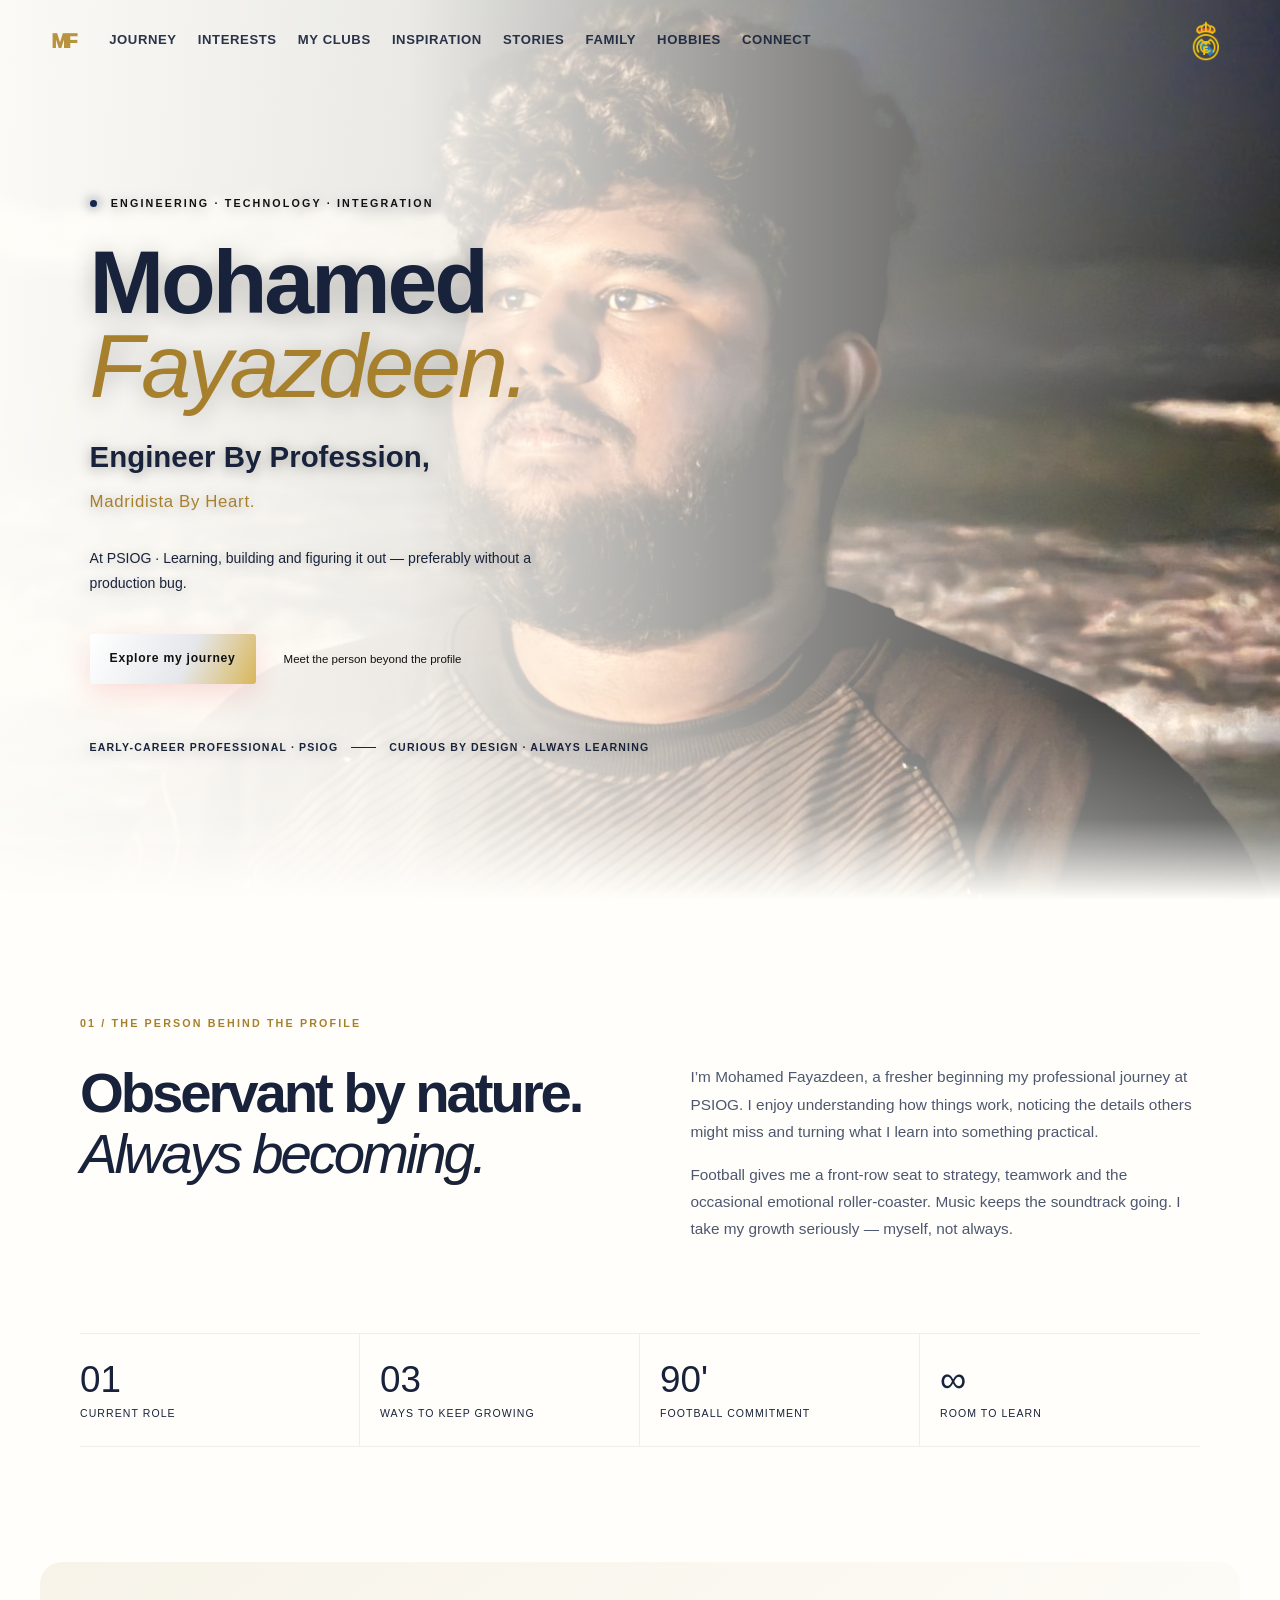
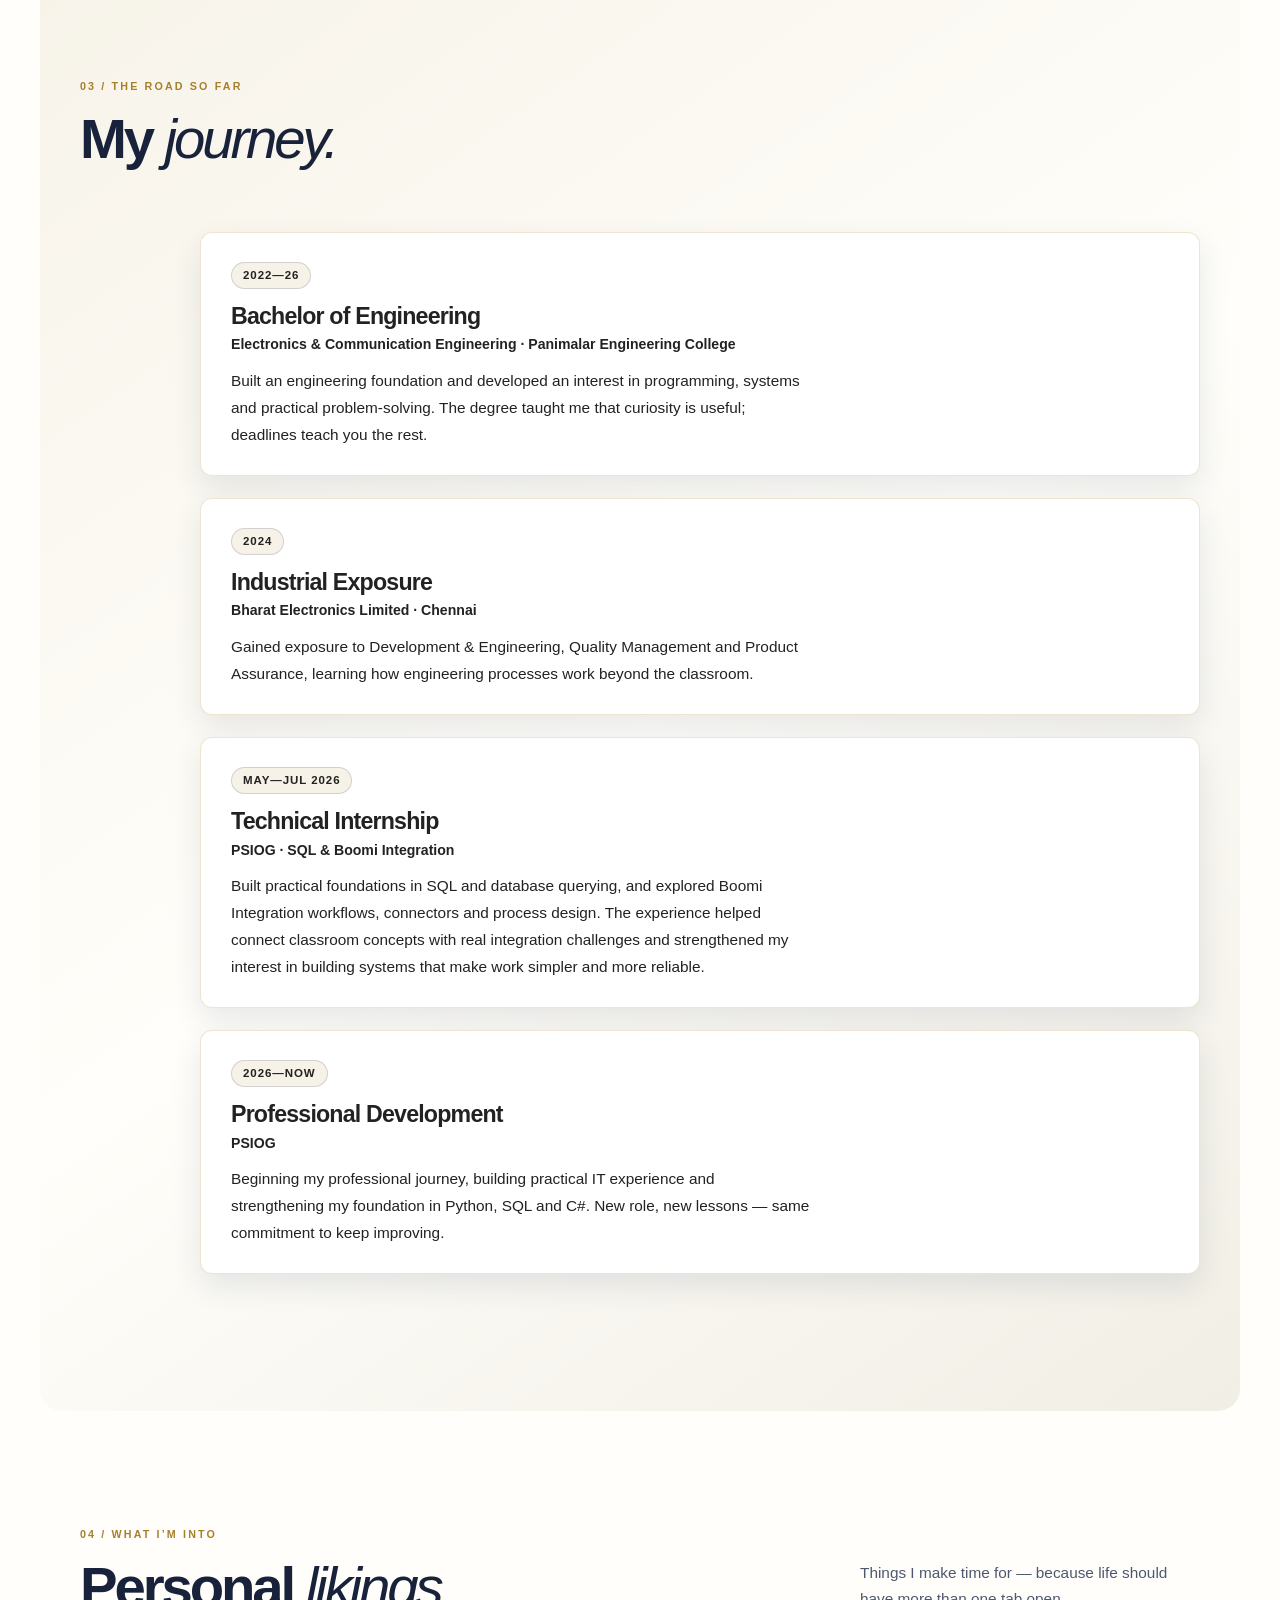
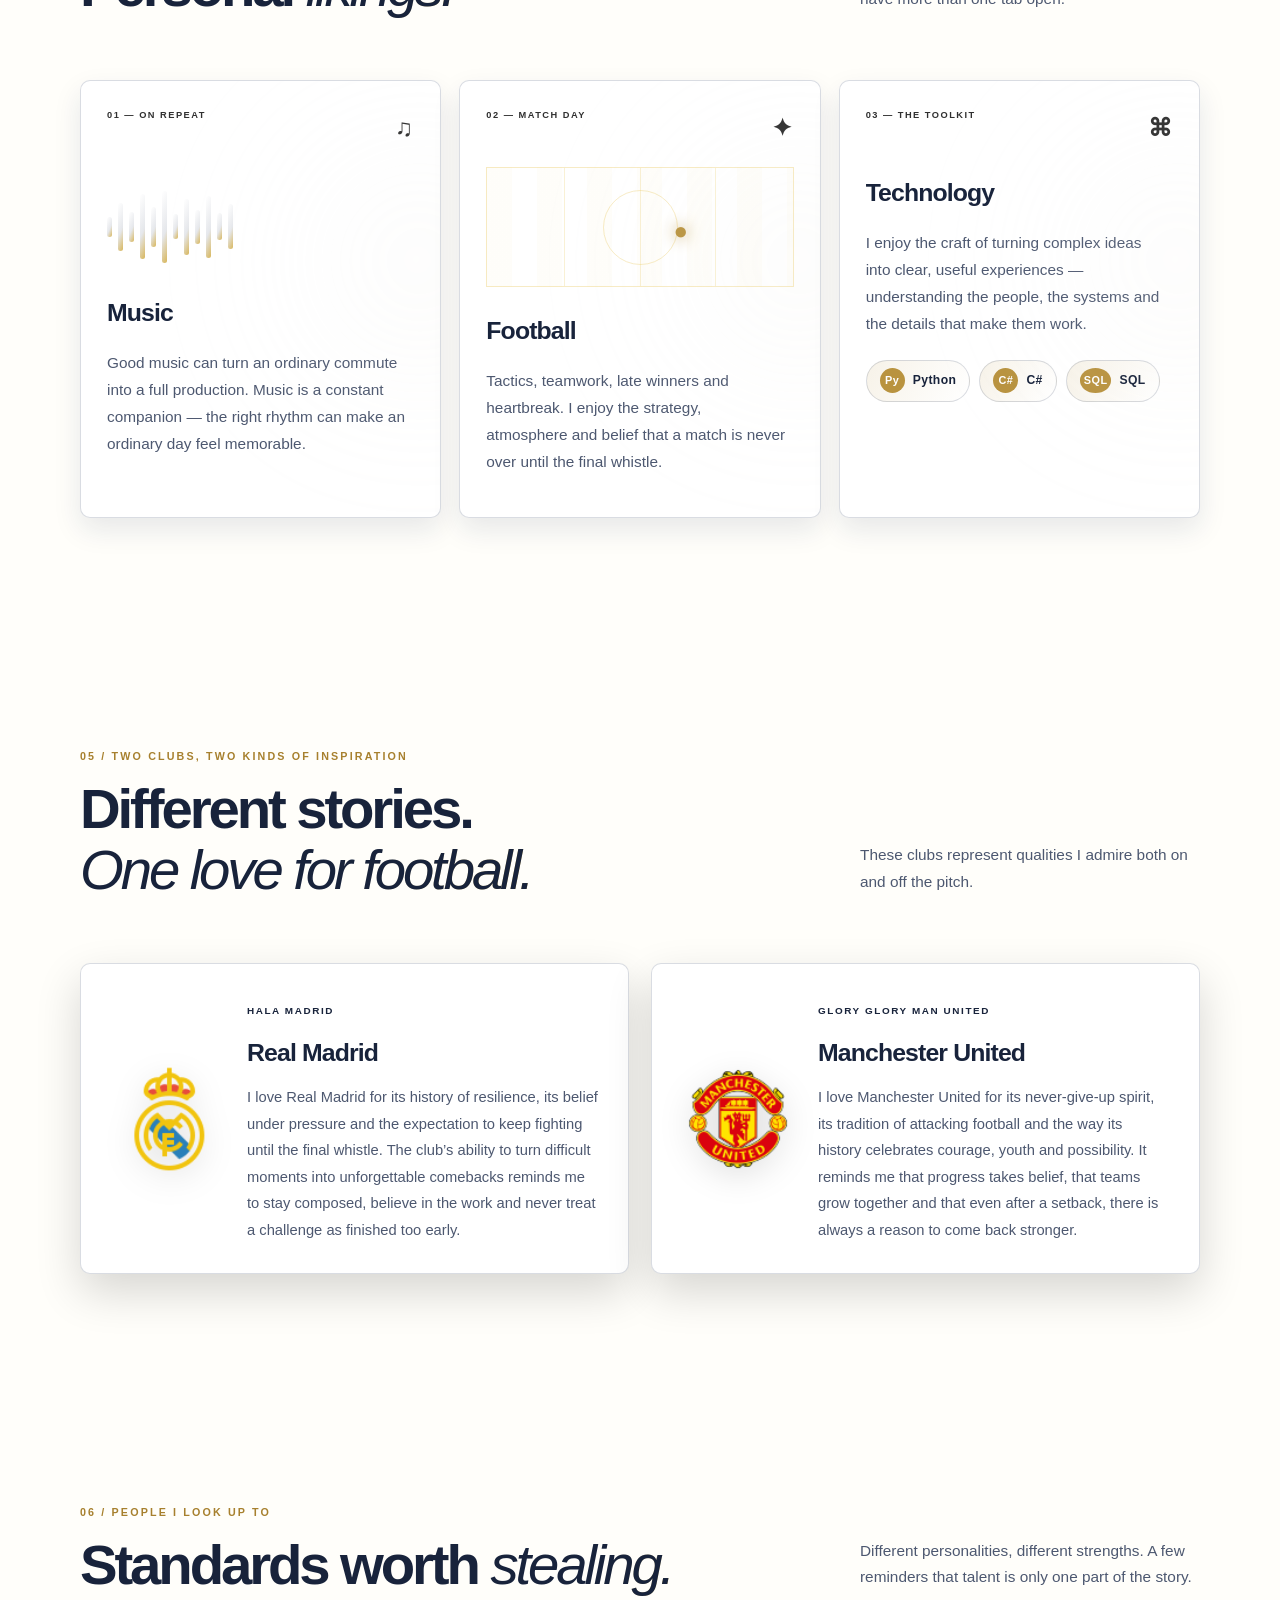
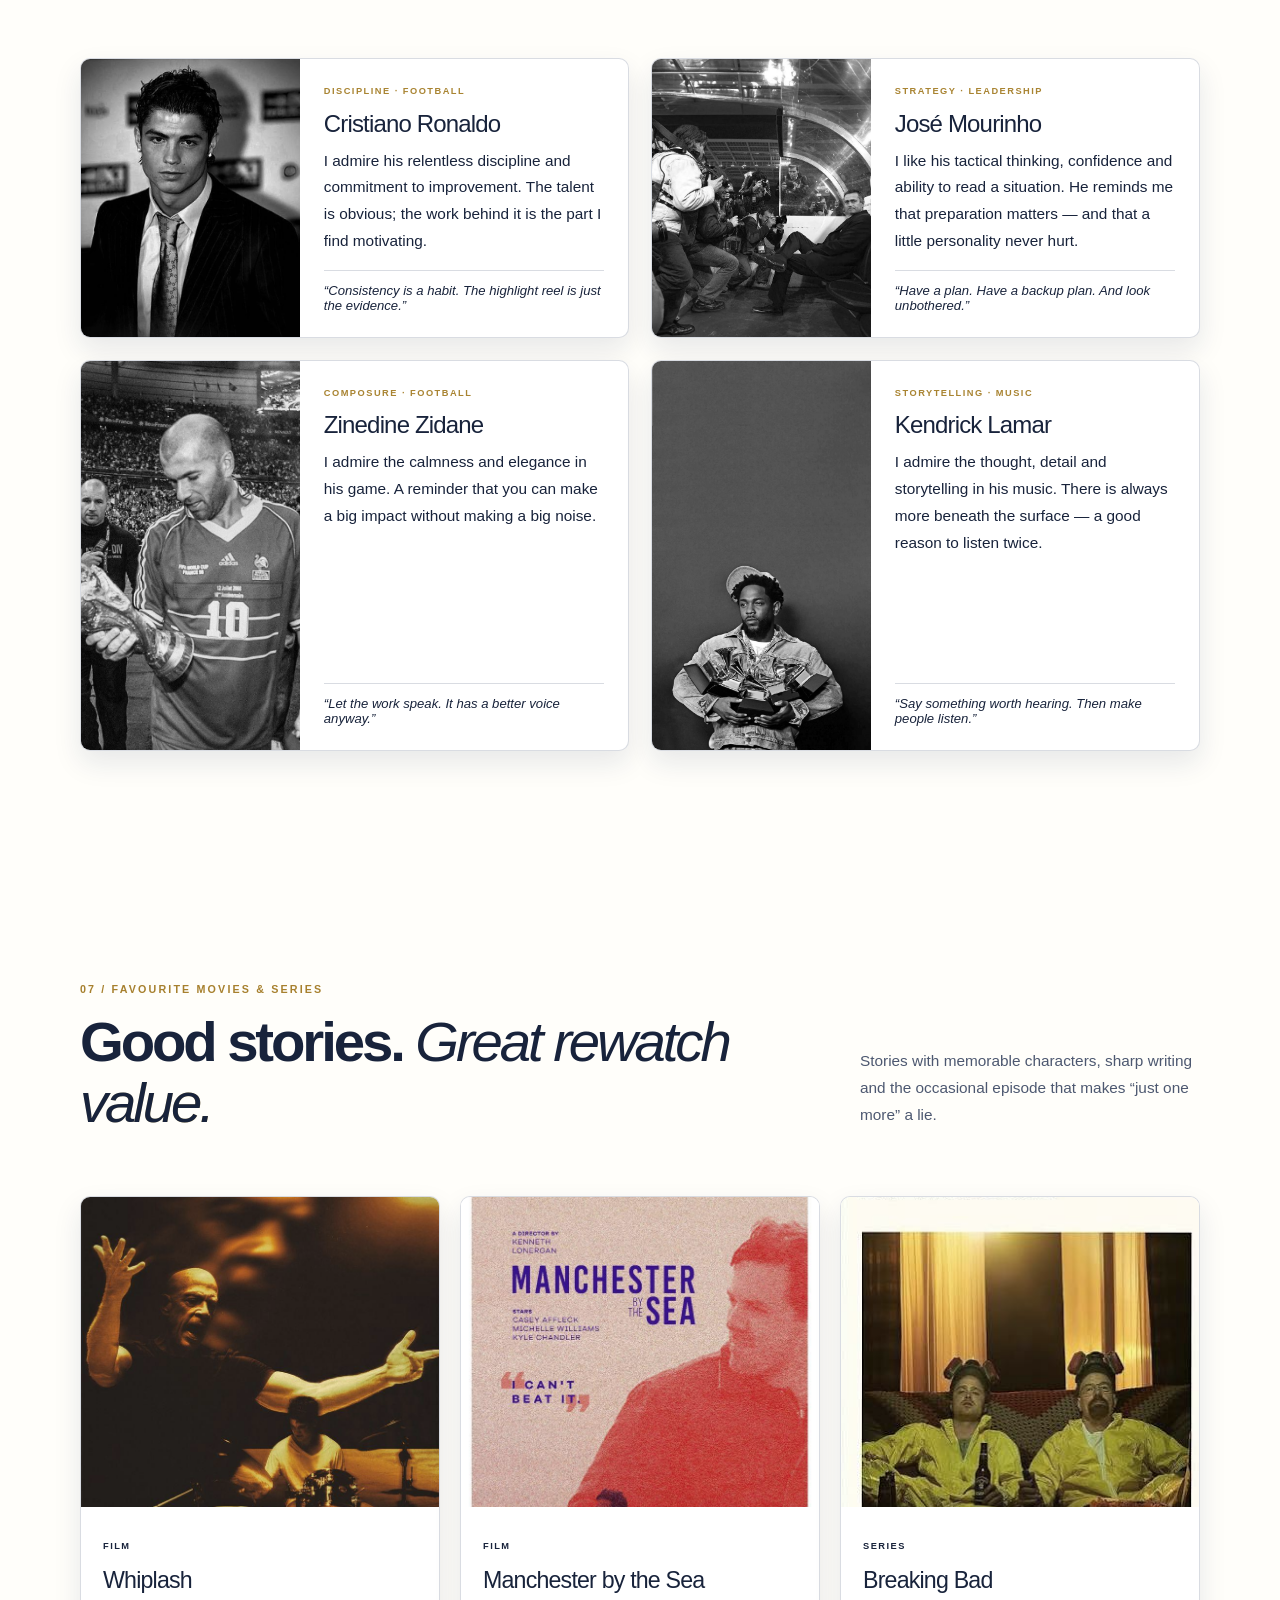
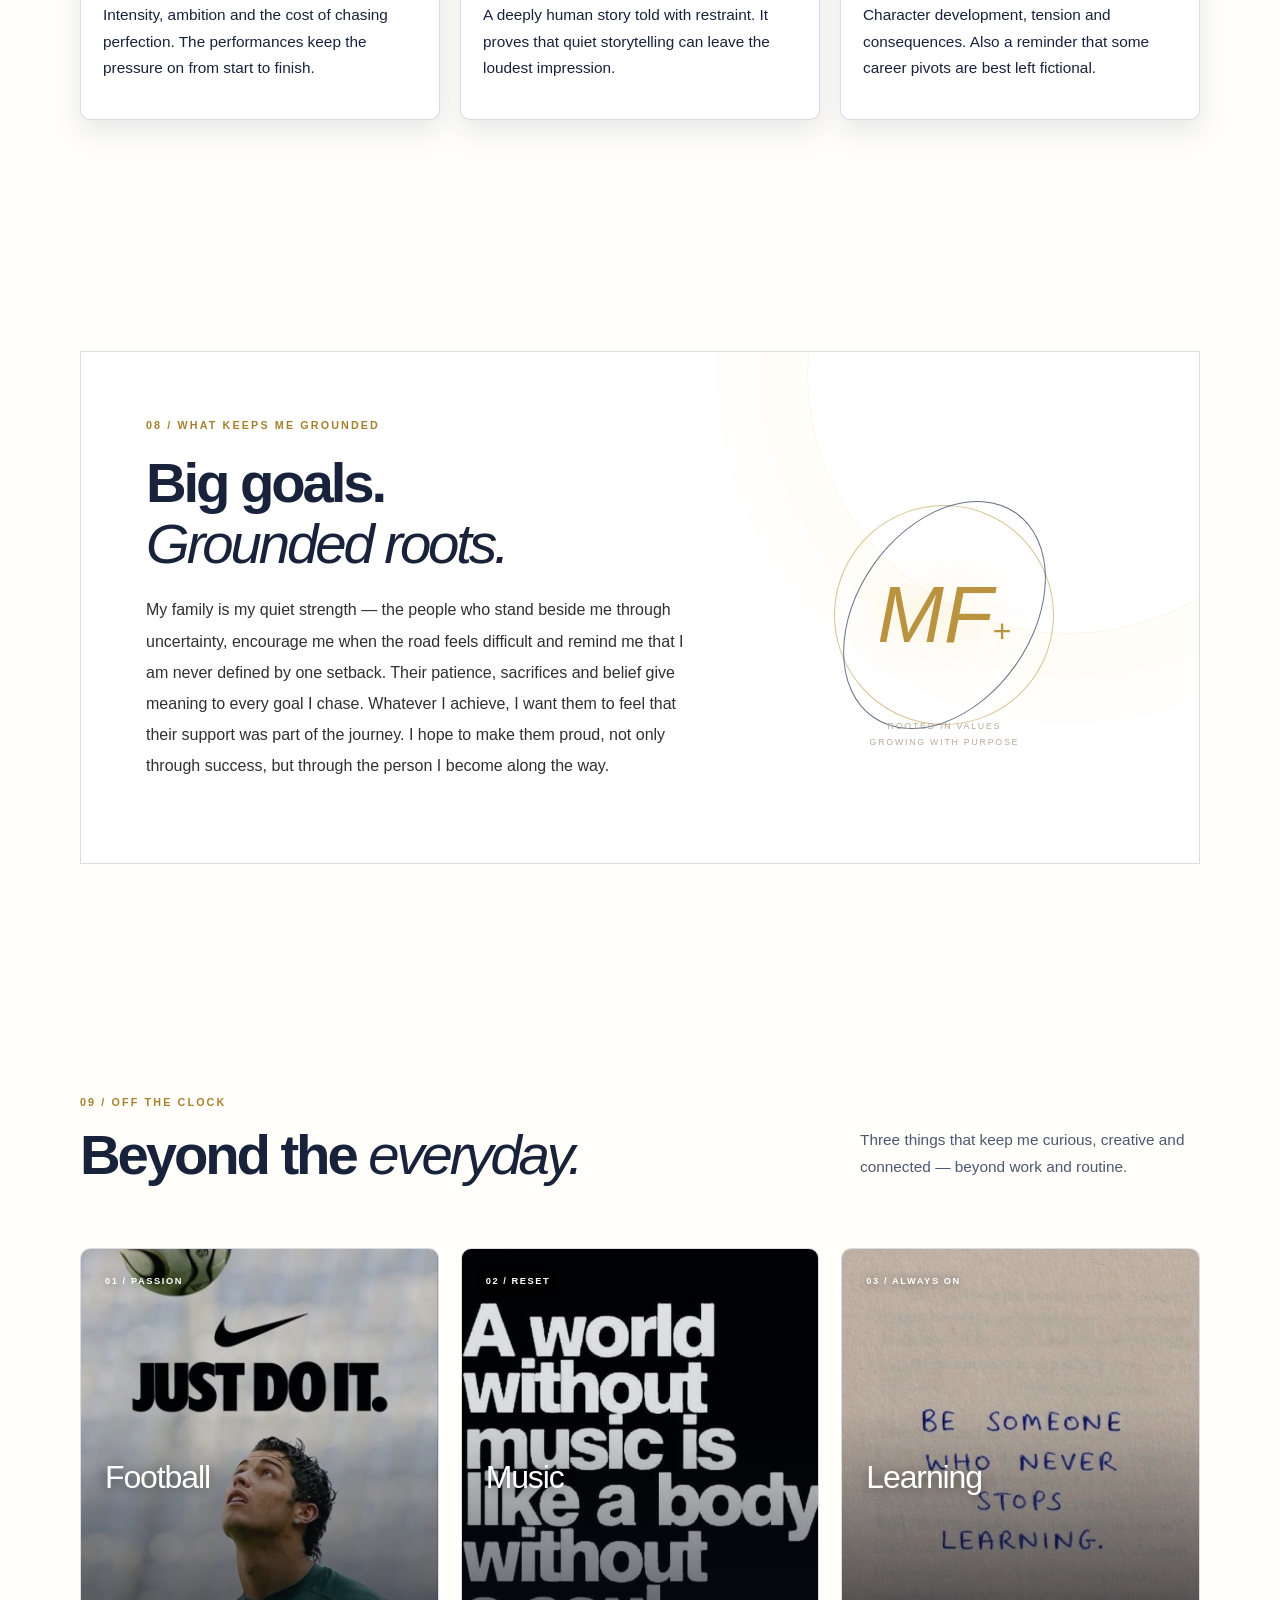
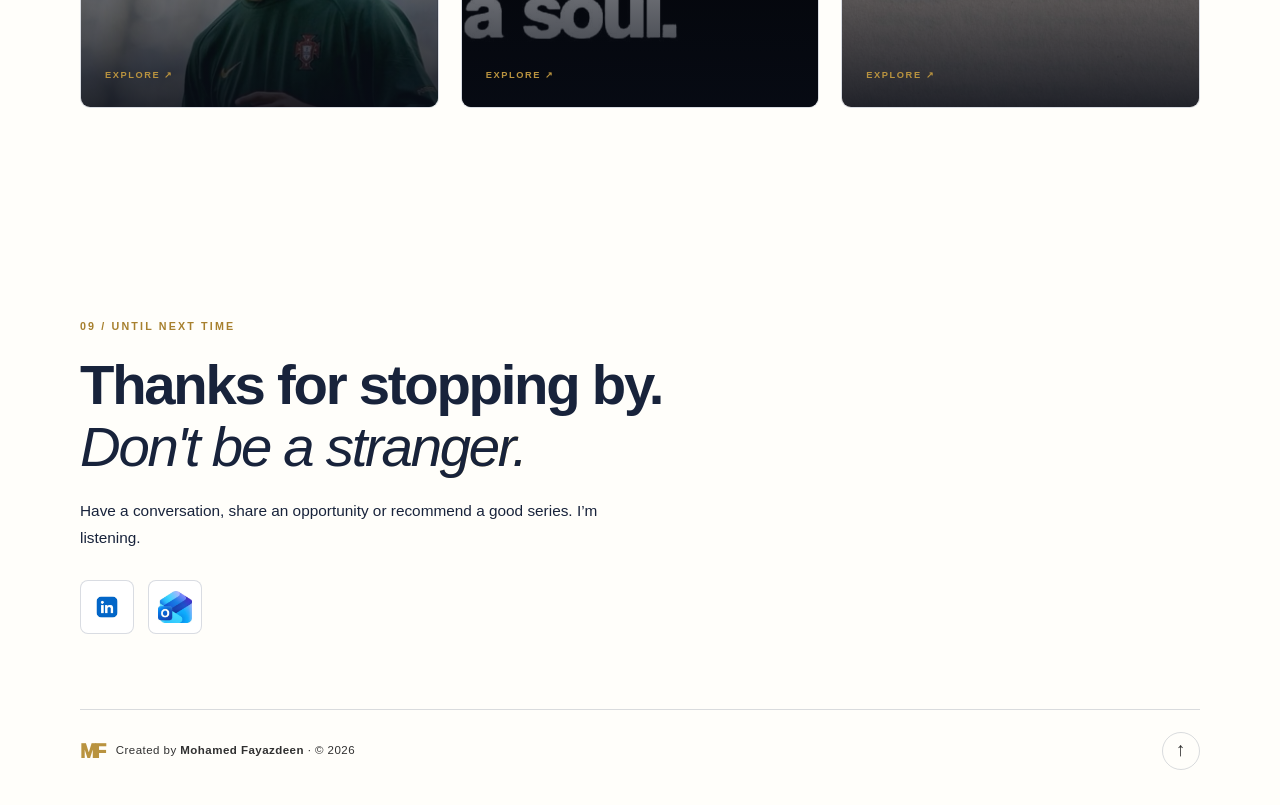
<file: index.html>
<!DOCTYPE html>
<html lang="en">
<head>
  <meta charset="UTF-8">
  <meta name="viewport" content="width=device-width, initial-scale=1.0">
  <meta name="description" content="Mohamed Fayazdeen — Mohamed Fayazdeen — engineering graduate, PSIOG intern and graduate trainee, learning SQL and Boomi Integration, football enthusiast and music admirer.">
  <meta name="theme-color" content="#111318">
  <title>Mohamed Fayazdeen | Personal Profile</title>
  <link rel="icon" href="images/mf-logo.svg" type="image/svg+xml">
  <link rel="preload" as="image" href="images/hero/fayaz-profile.jpeg">
  <link rel="stylesheet" href="css/theme.css">
  <link rel="stylesheet" href="css/style.css">
  <script src="js/main.js" defer></script>
</head>
<body data-club="madrid">
  <div class="progress-bar" aria-hidden="true"><span id="progress"></span></div>
  <header class="site-header">
    <a class="brand" href="#hero" aria-label="Home"><span class="brand-logo brand-monogram" aria-hidden="true">MF</span></a>
    <button class="menu-toggle" id="menuToggle" aria-label="Open navigation" aria-expanded="false"><span></span><span></span></button>
    <nav class="main-nav" id="mainNav" aria-label="Main navigation">
      <a href="#journey">Journey</a><a href="#interests">Interests</a><a href="#clubs">My clubs</a><a href="#inspirations">Inspiration</a><a href="#movies">Stories</a><a href="#family">Family</a><a href="#hobbies">Hobbies</a>
      <a class="nav-contact" href="#connect">Connect</a>
    </nav>
    <button class="club-switch" id="clubSwitch" type="button" aria-label="Switch club colourway. Current: Real Madrid" title="Switch between Real Madrid and Manchester United colours"><img id="clubCrest" src="images/real-madrid-crest.png" alt=""><span class="switch-hint" id="clubHint">REAL MADRID</span></button>
  </header>

  <main>
    <section class="hero" id="hero">
      <div class="hero-orbit orbit-one"></div><div class="hero-orbit orbit-two"></div>
      <div class="hero-copy">
        <p class="eyebrow"><span class="live-dot"></span> ENGINEERING · TECHNOLOGY · INTEGRATION</p>
        <h1>Mohamed<br><em>Fayazdeen.</em></h1>
        <p class="hero-lead">Engineer By Profession,<br><span>Madridista By Heart.</span></p>
        <p class="hero-subline">At PSIOG · Learning, building and figuring it out — preferably without a production bug.</p>
        <div class="hero-actions"><a class="button button-primary" href="#journey">Explore my journey</a><a class="text-link" href="#hobbies">Meet the person beyond the profile</a></div>
        <div class="hero-meta"><span>EARLY-CAREER PROFESSIONAL · PSIOG</span><i></i><span>CURIOUS BY DESIGN · ALWAYS LEARNING</span></div>
      </div>
      <div class="hero-visual">
        <div class="photo-frame"><img src="images/hero/fayaz-profile.jpeg" alt="Portrait of Mohamed Fayazdeen"></div>
        <div class="photo-glow"></div>
      </div>
    </section>

    <section class="intro section-shell" id="intro">
      <div class="section-kicker">01 / THE PERSON BEHIND THE PROFILE</div>
      <div class="intro-grid">
        <h2>Observant by nature.<br><em>Always becoming.</em></h2>
        <div class="intro-text"><p>I’m Mohamed Fayazdeen, a fresher beginning my professional journey at PSIOG. I enjoy understanding how things work, noticing the details others might miss and turning what I learn into something practical.</p><p>Football gives me a front-row seat to strategy, teamwork and the occasional emotional roller-coaster. Music keeps the soundtrack going. I take my growth seriously — myself, not always.</p></div>
      </div>
      <div class="stat-strip"><div><strong>01</strong><span>CURRENT ROLE</span></div><div><strong>03</strong><span>WAYS TO KEEP GROWING</span></div><div><strong>90'</strong><span>FOOTBALL COMMITMENT</span></div><div><strong>∞</strong><span>ROOM TO LEARN</span></div></div>
    </section>
<section class="journey section-shell" id="journey">
      <div class="section-heading"><div><div class="section-kicker">03 / THE ROAD SO FAR</div><h2>My <em>journey.</em></h2></div></div>
      <div class="timeline">
        <article class="timeline-item reveal"><div class="timeline-card" tabindex="0" role="button" aria-pressed="false"><span class="timeline-date">2022—26</span><h3>Bachelor of Engineering</h3><h4>Electronics & Communication Engineering · Panimalar Engineering College</h4><p>Built an engineering foundation and developed an interest in programming, systems and practical problem-solving. The degree taught me that curiosity is useful; deadlines teach you the rest.</p></div></article>
        <article class="timeline-item reveal"><div class="timeline-card" tabindex="0" role="button" aria-pressed="false"><span class="timeline-date">2024</span><h3>Industrial Exposure</h3><h4>Bharat Electronics Limited · Chennai</h4><p>Gained exposure to Development & Engineering, Quality Management and Product Assurance, learning how engineering processes work beyond the classroom.</p></div></article>
        <article class="timeline-item reveal"><div class="timeline-card" tabindex="0" role="button" aria-pressed="false"><span class="timeline-date">MAY—JUL 2026</span><h3>Technical Internship</h3><h4>PSIOG · SQL & Boomi Integration</h4><p>Built practical foundations in SQL and database querying, and explored Boomi Integration workflows, connectors and process design. The experience helped connect classroom concepts with real integration challenges and strengthened my interest in building systems that make work simpler and more reliable.</p></div></article>
        <article class="timeline-item reveal"><div class="timeline-card" tabindex="0" role="button" aria-pressed="false"><span class="timeline-date">2026—NOW</span><h3>Professional Development</h3><h4>PSIOG</h4><p>Beginning my professional journey, building practical IT experience and strengthening my foundation in Python, SQL and C#. New role, new lessons — same commitment to keep improving.</p></div></article>
      </div>
    </section>

    <section class="interests section-shell" id="interests">
      <div class="section-heading"><div><div class="section-kicker">04 / WHAT I’M INTO</div><h2>Personal <em>likings.</em></h2></div><p>Things I make time for — because life should have more than one tab open.</p></div>
      <div class="interest-grid">
        <article class="interest-card music-card reveal"><div class="card-top"><span>01 — ON REPEAT</span><span class="card-symbol">♫</span></div><div class="sound-bars"><i></i><i></i><i></i><i></i><i></i><i></i><i></i><i></i><i></i><i></i><i></i><i></i></div><h3>Music</h3><p>Good music can turn an ordinary commute into a full production. Music is a constant companion — the right rhythm can make an ordinary day feel memorable.</p></article>
        <article class="interest-card football-card reveal"><div class="card-top"><span>02 — MATCH DAY</span><span class="card-symbol">✦</span></div><div class="pitch-art"><div class="pitch-circle"></div><div class="pitch-line"></div><div class="pitch-ball">●</div></div><h3>Football</h3><p>Tactics, teamwork, late winners and heartbreak. I enjoy the strategy, atmosphere and belief that a match is never over until the final whistle.</p>
            </article>
        <article class="interest-card mindset-card reveal"><div class="card-top"><span>03 — THE TOOLKIT</span><span class="card-symbol">⌘</span></div><h3>Technology</h3><p>I enjoy the craft of turning complex ideas into clear, useful experiences — understanding the people, the systems and the details that make them work.</p>
            <div class="technology-logos tech-pill-row" aria-label="Technology skills">
              <span class="tech-skill-pill"><b>Py</b> Python</span>
              <span class="tech-skill-pill"><b>C#</b> C#</span>
              <span class="tech-skill-pill"><b>SQL</b> SQL</span>
            </div></article>
      </div>
    </section>

    <section class="club-love section-shell" id="clubs">
      <div class="section-heading"><div><div class="section-kicker">05 / TWO CLUBS, TWO KINDS OF INSPIRATION</div><h2>Different stories.<br><em>One love for football.</em></h2></div><p>These clubs represent qualities I admire both on and off the pitch.</p></div>
      <div class="club-love-grid">
        <article class="club-love-card madrid-love reveal" tabindex="0" role="button" data-title="Real Madrid" data-description="I support Real Madrid for its winning mentality, composure under pressure and belief that the game is never over.">
          <img class="club-love-crest" src="images/real-madrid-crest.png" alt="Real Madrid crest">
          <div><span class="club-overline">HALA MADRID</span><h3>Real Madrid</h3>
          <p>I love Real Madrid for its history of resilience, its belief under pressure and the expectation to keep fighting until the final whistle. The club’s ability to turn difficult moments into unforgettable comebacks reminds me to stay composed, believe in the work and never treat a challenge as finished too early.</p></div>
        </article>
        <article class="club-love-card united-love reveal" tabindex="0" role="button" data-title="Manchester United" data-description="I support Manchester United for its never-give-up spirit, attacking tradition and belief in giving young talent a chance.">
          <img class="club-love-crest" src="images/manchester-united-crest.png" alt="Manchester United crest">
          <div><span class="club-overline">GLORY GLORY MAN UNITED</span><h3>Manchester United</h3>
          <p>I love Manchester United for its never-give-up spirit, its tradition of attacking football and the way its history celebrates courage, youth and possibility. It reminds me that progress takes belief, that teams grow together and that even after a setback, there is always a reason to come back stronger.</p></div>
        </article>
      </div>
    </section>

    <section class="inspirations section-shell" id="inspirations">
      <div class="section-heading"><div><div class="section-kicker">06 / PEOPLE I LOOK UP TO</div><h2>Standards worth <em>stealing.</em></h2></div><p>Different personalities, different strengths. A few reminders that talent is only one part of the story.</p></div>
      <div class="people-grid">
        <article class="person-card reveal"><img src="images/inspirations/cristiano-ronaldo.jpeg" alt="Cristiano Ronaldo portrait"><div class="person-copy"><span class="person-category">DISCIPLINE · FOOTBALL</span><h3>Cristiano Ronaldo</h3><p>I admire his relentless discipline and commitment to improvement. The talent is obvious; the work behind it is the part I find motivating.</p><span class="person-wit">“Consistency is a habit. The highlight reel is just the evidence.”</span></div></article>
        <article class="person-card reveal"><img src="images/inspirations/jose-mourinho.jpeg" alt="José Mourinho seated during a football match"><div class="person-copy"><span class="person-category">STRATEGY · LEADERSHIP</span><h3>José Mourinho</h3><p>I like his tactical thinking, confidence and ability to read a situation. He reminds me that preparation matters — and that a little personality never hurt.</p><span class="person-wit">“Have a plan. Have a backup plan. And look unbothered.”</span></div></article>
        <article class="person-card reveal"><img src="images/inspirations/zinedine-zidane.jpeg" alt="Zinedine Zidane holding the World Cup"><div class="person-copy"><span class="person-category">COMPOSURE · FOOTBALL</span><h3>Zinedine Zidane</h3><p>I admire the calmness and elegance in his game. A reminder that you can make a big impact without making a big noise.</p><span class="person-wit">“Let the work speak. It has a better voice anyway.”</span></div></article>
        <article class="person-card reveal"><img src="images/inspirations/kendrick-lamar.jpeg" alt="Kendrick Lamar portrait"><div class="person-copy"><span class="person-category">STORYTELLING · MUSIC</span><h3>Kendrick Lamar</h3><p>I admire the thought, detail and storytelling in his music. There is always more beneath the surface — a good reason to listen twice.</p><span class="person-wit">“Say something worth hearing. Then make people listen.”</span></div></article>
      </div>
    </section>



    <section class="movies section-shell" id="movies">
      <div class="section-heading"><div><div class="section-kicker">07 / FAVOURITE MOVIES & SERIES</div><h2>Good stories. <em>Great rewatch value.</em></h2></div><p>Stories with memorable characters, sharp writing and the occasional episode that makes “just one more” a lie.</p></div>
      <div class="movie-grid">
        <article class="movie-card reveal"><img src="images/movies/whiplash.jpeg" alt="Whiplash movie poster"><div><span>FILM</span><h3>Whiplash</h3><p>Intensity, ambition and the cost of chasing perfection. The performances keep the pressure on from start to finish.</p></div></article>
        <article class="movie-card reveal"><img src="images/movies/manchester-by-the-sea.jpeg" alt="Manchester by the Sea movie poster"><div><span>FILM</span><h3>Manchester by the Sea</h3><p>A deeply human story told with restraint. It proves that quiet storytelling can leave the loudest impression.</p></div></article>
        <article class="movie-card reveal"><img src="images/movies/breaking-bad.jpeg" alt="Breaking Bad series poster"><div><span>SERIES</span><h3>Breaking Bad</h3><p>Character development, tension and consequences. Also a reminder that some career pivots are best left fictional.</p></div></article>
      </div>
    </section>

    <section class="family section-shell" id="family">
      <div class="family-panel reveal">
        <div class="section-kicker">08 / WHAT KEEPS ME GROUNDED</div><div class="family-content"><div><h2>Big goals.<br><em>Grounded roots.</em></h2><p>My family is my quiet strength — the people who stand beside me through uncertainty, encourage me when the road feels difficult and remind me that I am never defined by one setback. Their patience, sacrifices and belief give meaning to every goal I chase. Whatever I achieve, I want them to feel that their support was part of the journey. I hope to make them proud, not only through success, but through the person I become along the way.</p></div><div class="family-art" aria-hidden="true"><div class="family-ring ring-a"></div><div class="family-ring ring-b"></div><div class="family-monogram">MF<span>+</span></div><div class="family-caption">ROOTED IN VALUES<br>GROWING WITH PURPOSE</div></div></div>
      </div>
    </section>

    <section class="hobbies section-shell" id="hobbies">
      <div class="section-heading"><div><div class="section-kicker">09 / OFF THE CLOCK</div><h2>Beyond the <em>everyday.</em></h2></div><p>Three things that keep me curious, creative and connected — beyond work and routine.</p></div>
      <div class="hobby-grid hobby-image-grid">
        <button class="hobby-tile hobby-football reveal" data-title="The beautiful game" data-description="Football is more than a sport to me. I enjoy the strategy, teamwork and discipline — whether I'm playing with friends or following the biggest matches. Real Madrid and Manchester United both represent qualities I admire: resilience, belief and the courage to keep going."><img class="hobby-photo" src="images/gallery/football-inspiration.jpg" alt="Football inspiration: Cristiano Ronaldo and the spirit of the game" loading="lazy"><span class="hobby-shade"></span><span class="hobby-number">01 / PASSION</span><span class="hobby-title">Football</span><span class="hobby-open">EXPLORE ↗</span></button>
        <button class="hobby-tile hobby-music reveal" data-title="Always listening" data-description="Music helps me unwind, think creatively and recharge. Kendrick Lamar and Santhosh Narayanan are two artists whose work I keep coming back to. It gives ordinary moments a little more meaning."><img class="hobby-photo" src="images/gallery/music-inspiration.jpg" alt="Music inspiration and the importance of music" loading="lazy"><span class="hobby-shade"></span><span class="hobby-number">02 / RESET</span><span class="hobby-title">Music</span><span class="hobby-open">EXPLORE ↗</span></button>
        <button class="hobby-tile hobby-learning reveal" data-title="Curiosity in motion" data-description="I like learning technical concepts and understanding how different pieces fit together. I try to stay observant, ask better questions and improve with practice. The reminder is simple: keep learning, even when progress feels slow."><img class="hobby-photo" src="images/gallery/learning-mindset.jpg" alt="Handwritten reminder to never stop learning" loading="lazy"><span class="hobby-shade"></span><span class="hobby-number">03 / ALWAYS ON</span><span class="hobby-title">Learning</span><span class="hobby-open">EXPLORE ↗</span></button>
      </div>
    </section>
  </main>

  <section class="closing section-shell" id="connect">
    <div class="section-kicker">09 / UNTIL NEXT TIME</div>
    <h2>Thanks for stopping by.<br><em>Don't be a stranger.</em></h2>
    <p>Have a conversation, share an opportunity or recommend a good series. I’m listening.</p>
    <div class="contact-links contact-icon-links" aria-label="Social links">
      <a class="social-logo-link" href="https://www.linkedin.com/in/mohamed-fayaz-deen-s" target="_blank" rel="noopener noreferrer" aria-label="Open LinkedIn profile"><img src="images/icons/linkedin.png" alt="LinkedIn"></a>
      <a class="social-logo-link" href="https://outlook.office.com/mail/" target="_blank" rel="noopener noreferrer" aria-label="Open Outlook"><img src="images/icons/outlook.png" alt="Outlook"></a>
    </div>
    <div class="created-by"><span class="footer-monogram brand-monogram" aria-hidden="true">MF</span><span>Created by <strong>Mohamed Fayazdeen</strong> · © <span id="year"></span></span><a class="back-top" href="#hero" aria-label="Back to top">↑</a></div>
  </section>

  <dialog class="lightbox" id="lightbox"><button class="lightbox-close" id="lightboxClose" aria-label="Close dialog">×</button><div class="lightbox-kicker">A LITTLE MORE ABOUT ME</div><h2 id="lightboxTitle"></h2><p id="lightboxDescription"></p></dialog>
</body>
</html>
</file>
<file: css/theme.css>
:root {
  --color-primary: #f5f5f2;
  --color-primary-light: #ffffff;
  --color-primary-dark: #d8d9df;
  --color-secondary: #101522;
  --color-secondary-light: #20283a;
  --color-bg: #101a31;
  --color-bg-secondary: #172440;
  --color-bg-card: #1b2944;
  --color-text: #fbfbfd;
  --color-text-secondary: #d0d5df;
  --color-text-inverse: #111827;
  --color-accent: #d8b65a;
  --color-border: rgba(255,255,255,.17);
  --color-shadow: rgba(0,0,0,.42);
  --font-primary: Inter, "Aptos", "Segoe UI", Arial, sans-serif;
  --font-heading: "Manrope", Inter, "Aptos", "Segoe UI", sans-serif;
  --font-size-base: 16px;
  --font-size-h1: clamp(3.2rem, 7vw, 6.8rem);
  --font-size-h2: clamp(2.1rem, 4.4vw, 4rem);
  --spacing-sm: .5rem; --spacing-md: 1rem; --spacing-lg: 2rem; --spacing-xl: 4rem;
  --max-width: 1200px; --border-radius: 14px; --transition-speed: .35s;
  --club-gradient: linear-gradient(115deg,#ffffff 0%,#e5e7eb 58%,#d8b65a 100%);
}
body[data-club="manchester"] {
  --color-primary: #e32636;
  --color-primary-light: #ff5360;
  --color-primary-dark: #a80f20;
  --color-secondary: #08090d;
  --color-secondary-light: #17191f;
  --color-bg: #100d10;
  --color-bg-secondary: #1a1216;
  --color-bg-card: #21171c;
  --color-text: #fffafb;
  --color-text-secondary: #e1d8db;
  --color-text-inverse: #ffffff;
  --color-accent: #e32636;
  --color-border: rgba(255,255,255,.16);
  --club-gradient: linear-gradient(115deg,#e32636 0%,#a80f20 58%,#08090d 100%);
}

/* Madrid: white and gold. Manchester United: red and black. */
body[data-club="madrid"] {
 --color-primary:#c6a04a; --color-primary-light:#e1c778; --color-primary-dark:#9f7b2e;
 --color-secondary:#14213d; --color-secondary-light:#263657; --color-bg:#fbfaf6;
 --color-bg-secondary:#f1eee5; --color-bg-card:#fff; --color-text:#18233b;
 --color-text-secondary:#4d5870; --color-text-inverse:#fff; --color-accent:#b58b32;
 --color-border:rgba(20,33,61,.16); --color-shadow:rgba(20,33,61,.12);
}
body[data-club="manchester"] {
 --color-primary:#e32636; --color-primary-light:#ff5967; --color-primary-dark:#a80f20;
 --color-secondary:#09090b; --color-secondary-light:#242428; --color-bg:#a90f22;
 --color-bg-secondary:#8f0c1d; --color-bg-card:#151316; --color-text:#fffafb;
 --color-text-secondary:#f0dfe2; --color-text-inverse:#fff; --color-accent:#f1c6cb;
 --color-border:rgba(255,255,255,.2); --color-shadow:rgba(0,0,0,.28);
}


/* Refined club colour systems: the crest colours guide accents, not low-contrast backgrounds. */
body[data-club="madrid"] {
  --color-primary:#b9933f; --color-primary-light:#d8b65b; --color-primary-dark:#92712b;
  --color-secondary:#14264b; --color-secondary-light:#23385f;
  --color-bg:#fffefa; --color-bg-secondary:#f5f1e7; --color-bg-card:#ffffff;
  --color-text:#18233b; --color-text-secondary:#4d5870; --color-text-inverse:#ffffff;
  --color-accent:#b9933f; --color-border:rgba(20,38,75,.16); --color-shadow:rgba(20,38,75,.10);
}
body[data-club="manchester"] {
  --color-primary:#c8102e; --color-primary-light:#e22b46; --color-primary-dark:#970b22;
  --color-secondary:#111111; --color-secondary-light:#303030;
  --color-bg:#fffdfd; --color-bg-secondary:#f5eeee; --color-bg-card:#ffffff;
  --color-text:#171416; --color-text-secondary:#51484b; --color-text-inverse:#ffffff;
  --color-accent:#c8102e; --color-border:rgba(17,17,17,.16); --color-shadow:rgba(17,17,17,.11);
}
</file>
<file: css/style.css>
*{box-sizing:border-box}html{scroll-behavior:smooth;scroll-padding-top:90px}body{margin:0;background:var(--color-bg);color:var(--color-text);font-family:var(--font-primary);font-size:var(--font-size-base);line-height:1.65;overflow-x:hidden}body:before{content:"";position:fixed;inset:0;pointer-events:none;z-index:-1;background:radial-gradient(ellipse at 75% 8%,rgba(215,25,32,.12),transparent 32%),radial-gradient(ellipse at 8% 34%,rgba(231,199,90,.08),transparent 28%)}a{color:inherit;text-decoration:none}button{font:inherit}.progress-bar{position:fixed;z-index:1000;top:0;left:0;width:100%;height:3px;background:transparent}.progress-bar span{display:block;width:0;height:100%;background:var(--club-gradient)}.site-header{height:82px;position:fixed;z-index:100;top:0;left:0;width:100%;display:flex;align-items:center;justify-content:space-between;padding:0 max(5vw,24px);background:rgba(16,18,27,.76);backdrop-filter:blur(18px);border-bottom:1px solid var(--color-border)}.brand{display:inline-flex;align-items:center;gap:10px;font-size:.77rem;font-weight:800;letter-spacing:.18em}.brand-mark{width:34px;height:34px;border:1px solid var(--color-primary);display:grid;place-items:center;border-radius:50%;font-family:var(--font-heading);font-size:1.1rem;color:var(--color-primary);letter-spacing:0}.brand-dot{color:var(--color-secondary)}.main-nav{display:flex;align-items:center;gap:32px;font-size:.73rem;letter-spacing:.08em;text-transform:uppercase;color:var(--color-text-secondary)}.main-nav a{transition:color var(--transition-speed)}.main-nav a:hover{color:var(--color-primary)}.nav-contact{color:var(--color-text)!important;border-bottom:1px solid var(--color-primary);padding-bottom:5px}.club-switch{width:54px;height:54px;border-radius:50%;border:1px solid rgba(231,199,90,.55);background:rgba(255,255,255,.05);display:grid;place-items:center;cursor:pointer;position:relative;transition:transform .3s,border-color .3s}.club-switch:hover{transform:rotate(-8deg) scale(1.06);border-color:var(--color-secondary)}.club-switch img{width:39px;height:39px;object-fit:contain}.switch-hint{position:absolute;top:58px;font-size:.48rem;letter-spacing:.13em;color:var(--color-text-secondary);white-space:nowrap}.united-crest{width:35px;height:39px;display:grid;place-items:center;background:linear-gradient(145deg,#d71920,#8e1018);border:2px solid #e7c75a;border-radius:9px 9px 13px 13px;color:#f4d76d;font-size:.7rem;font-weight:900;box-shadow:0 0 18px rgba(215,25,32,.3)}.menu-toggle{display:none}.hero{min-height:760px;height:100svh;max-height:1000px;position:relative;display:grid;grid-template-columns:1fr 1fr;align-items:center;padding:120px max(9vw,32px) 90px;overflow:hidden}.hero:after{content:"";position:absolute;width:60vw;height:60vw;border:1px solid rgba(255,255,255,.05);border-radius:50%;right:-25vw;top:-23vw;box-shadow:0 0 0 70px rgba(255,255,255,.015),0 0 0 140px rgba(255,255,255,.012)}.hero-copy{position:relative;z-index:3;animation:rise .9s both}.eyebrow,.section-kicker{font-size:.67rem;letter-spacing:.2em;color:var(--color-primary);font-weight:700}.live-dot{display:inline-block;width:7px;height:7px;border-radius:50%;background:var(--color-secondary);margin-right:9px;box-shadow:0 0 12px var(--color-secondary)}h1{font-size:var(--font-size-h1);line-height:.93;letter-spacing:-.075em;margin:28px 0 24px;font-weight:800}h1 em,h2 em{font-family:var(--font-heading);font-weight:400;color:transparent;background:var(--club-gradient);background-clip:text;-webkit-background-clip:text}.hero-lead{font-size:1.1rem;line-height:1.7;color:var(--color-text);font-weight:600}.hero-lead span{font-size:.94rem;color:var(--color-text-secondary);font-weight:400}.hero-actions{display:flex;align-items:center;gap:28px;margin-top:38px}.button{padding:14px 20px;border-radius:3px;font-size:.76rem;letter-spacing:.06em;font-weight:700;display:inline-flex;gap:25px;align-items:center;transition:transform .3s,box-shadow .3s}.button:hover{transform:translateY(-4px)}.button-primary{background:var(--club-gradient);color:#11121a;box-shadow:0 10px 30px rgba(215,25,32,.15)}.button-primary span{font-size:1.1rem}.text-link{font-size:.72rem;color:var(--color-text-secondary)}.text-link span{color:var(--color-primary);margin-left:6px}.hero-meta{display:flex;align-items:center;gap:13px;margin-top:72px;font-size:.59rem;letter-spacing:.17em;color:var(--color-text-secondary)}.hero-meta i{width:25px;height:1px;background:var(--color-secondary)}.hero-visual{height:min(620px,70vh);position:relative;display:grid;place-items:center;animation:rise 1.1s .15s both}.photo-frame{width:min(430px,78%);height:100%;max-height:590px;position:relative;z-index:2;overflow:hidden;border-radius:48% 48% 12px 12px;border:1px solid rgba(231,199,90,.55);box-shadow:0 30px 80px rgba(0,0,0,.5)}.photo-frame:after{content:"";position:absolute;inset:0;background:linear-gradient(180deg,rgba(12,14,21,.04) 35%,rgba(12,14,21,.25) 65%,rgba(12,14,21,.75)),linear-gradient(115deg,rgba(231,199,90,.12),transparent 45%,rgba(215,25,32,.2));mix-blend-mode:screen;pointer-events:none}.photo-frame img{width:100%;height:100%;object-fit:cover;object-position:center 24%;filter:saturate(.82) contrast(1.06);transform:scale(1.03)}.photo-glow{position:absolute;width:85%;height:78%;background:var(--club-gradient);filter:blur(80px);opacity:.18;transform:translate(5%,5%)}.hero-orbit{position:absolute;border:1px solid rgba(231,199,90,.15);border-radius:50%;pointer-events:none}.orbit-one{width:570px;height:570px;right:9%;top:18%}.orbit-two{width:700px;height:700px;right:5%;top:10%;border-color:rgba(215,25,32,.13)}.floating-tag{position:absolute;z-index:4;background:rgba(20,22,31,.82);border:1px solid var(--color-border);backdrop-filter:blur(12px);padding:12px 16px;font-size:.58rem;letter-spacing:.13em;box-shadow:0 12px 35px rgba(0,0,0,.25)}.floating-tag span{color:var(--color-primary);margin-right:8px}.tag-top{top:16%;right:-1%}.tag-bottom{bottom:12%;left:-5%}.hero-stamp{position:absolute;right:0;bottom:4%;font:italic 5rem var(--font-heading);color:rgba(255,255,255,.08);z-index:1}.hero-stamp span{font:1rem var(--font-primary)}.scroll-cue{position:absolute;bottom:28px;left:max(9vw,32px);font-size:.55rem;letter-spacing:.18em;color:var(--color-text-secondary);display:flex;align-items:center;gap:12px}.scroll-cue span{height:35px;width:1px;background:var(--club-gradient)}.section-shell{max-width:var(--max-width);margin:0 auto;padding:130px 40px}.intro{border-top:1px solid var(--color-border)}.intro-grid{display:grid;grid-template-columns:1fr 1fr;gap:9%;align-items:start;margin-top:32px}.intro h2,.section-heading h2,.family h2,.footer h2{font-size:var(--font-size-h2);line-height:1.08;letter-spacing:-.055em;margin:0}.intro-text{max-width:520px;color:var(--color-text-secondary);font-size:.94rem}.intro-text p:first-child{margin-top:0}.stat-strip{display:grid;grid-template-columns:repeat(4,1fr);margin-top:75px;border-top:1px solid var(--color-border);border-bottom:1px solid var(--color-border)}.stat-strip div{padding:25px 20px;border-right:1px solid var(--color-border);display:flex;flex-direction:column;gap:5px}.stat-strip div:first-child{padding-left:0}.stat-strip div:last-child{border:0}.stat-strip strong{font:2.3rem var(--font-heading);color:var(--color-primary)}.stat-strip span{font-size:.57rem;letter-spacing:.15em;color:var(--color-text-secondary)}.section-heading{display:flex;justify-content:space-between;align-items:end;gap:40px;margin-bottom:62px}.section-heading>p{max-width:340px;color:var(--color-text-secondary);font-size:.88rem;margin:0 0 5px}.section-heading h2{margin-top:15px}.timeline{position:relative;max-width:900px;margin-left:auto}.timeline:before{content:"";position:absolute;left:115px;top:0;bottom:0;width:1px;background:linear-gradient(var(--color-primary),var(--color-secondary),transparent)}.timeline-item{display:grid;grid-template-columns:116px 1fr;gap:45px;position:relative;padding-bottom:35px}.timeline-year{text-align:right;padding-top:25px;font-size:.68rem;letter-spacing:.1em;color:var(--color-primary)}.timeline-card{position:relative;background:linear-gradient(120deg,rgba(255,255,255,.055),rgba(255,255,255,.018));border:1px solid var(--color-border);padding:26px 30px;border-radius:5px;transition:transform .35s,border-color .35s}.timeline-card:before{content:"";position:absolute;left:-52px;top:30px;width:11px;height:11px;border-radius:50%;background:var(--color-bg);border:2px solid var(--color-primary);box-shadow:0 0 0 5px rgba(231,199,90,.09)}.timeline-card:hover{transform:translateX(7px);border-color:rgba(231,199,90,.45)}.timeline-index{position:absolute;right:25px;top:20px;font-size:.65rem;color:var(--color-text-secondary);letter-spacing:.15em}.timeline-card h3{font-size:1.2rem;margin:0 0 3px}.timeline-card h4{font-size:.72rem;color:var(--color-primary);font-weight:600;margin:0 0 12px}.timeline-card p{font-size:.84rem;color:var(--color-text-secondary);margin:0;max-width:650px}.more-button{background:none;border:0;color:var(--color-primary);padding:14px 0 0;cursor:pointer;font-size:.72rem}.more-button span{margin-left:8px}.more-content{max-height:0;overflow:hidden;transition:max-height .4s ease}.more-content.open{max-height:180px}.more-content p{padding-top:12px}.interests{padding-top:80px}.interest-grid{display:grid;grid-template-columns:repeat(3,1fr);gap:18px}.interest-card{min-height:370px;position:relative;overflow:hidden;padding:26px;background:var(--color-bg-card);border:1px solid var(--color-border);border-radius:7px;transition:transform .35s,border-color .35s}.interest-card:hover{transform:translateY(-9px);border-color:rgba(231,199,90,.5)}.interest-card:after{content:"";position:absolute;width:240px;height:240px;border-radius:50%;right:-100px;top:60px;background:var(--club-gradient);filter:blur(85px);opacity:.12}.card-top{display:flex;justify-content:space-between;font-size:.58rem;letter-spacing:.16em;color:var(--color-text-secondary)}.card-symbol{font-size:1.5rem;color:var(--color-primary)}.interest-card h3{font-size:1.55rem;margin:22px 0 8px}.interest-card>p{color:var(--color-text-secondary);font-size:.82rem;max-width:300px}.sound-bars{height:85px;display:flex;align-items:center;gap:6px;margin-top:35px}.sound-bars i{width:5px;border-radius:5px;background:var(--club-gradient);height:var(--bar);animation:equalize 1s ease-in-out infinite alternate;animation-delay:var(--delay)}.sound-bars i:nth-child(1){--bar:20px;--delay:-.3s}.sound-bars i:nth-child(2){--bar:48px;--delay:-.8s}.sound-bars i:nth-child(3){--bar:30px;--delay:-.2s}.sound-bars i:nth-child(4){--bar:65px;--delay:-.6s}.sound-bars i:nth-child(5){--bar:40px;--delay:-.1s}.sound-bars i:nth-child(6){--bar:72px;--delay:-.9s}.sound-bars i:nth-child(7){--bar:25px;--delay:-.5s}.sound-bars i:nth-child(8){--bar:56px;--delay:-.4s}.sound-bars i:nth-child(9){--bar:34px;--delay:-.7s}.sound-bars i:nth-child(10){--bar:62px;--delay:-.2s}.sound-bars i:nth-child(11){--bar:27px;--delay:-.8s}.sound-bars i:nth-child(12){--bar:45px;--delay:-.3s}.artist-list,.club-pills{display:flex;gap:8px;flex-wrap:wrap;margin-top:22px}.artist-list span,.club-pills span{border:1px solid var(--color-border);border-radius:30px;padding:6px 10px;font-size:.6rem;color:var(--color-primary)}.pitch-art{height:120px;margin:18px 0 0;position:relative;border:1px solid rgba(231,199,90,.35);background:repeating-linear-gradient(90deg,rgba(231,199,90,.035) 0 25px,transparent 25px 50px);overflow:hidden}.pitch-art:before{content:"";position:absolute;inset:0 25%;border-left:1px solid rgba(231,199,90,.25);border-right:1px solid rgba(231,199,90,.25)}.pitch-circle{position:absolute;width:75px;height:75px;border:1px solid rgba(231,199,90,.35);border-radius:50%;left:calc(50% - 37px);top:22px}.pitch-line{position:absolute;left:50%;top:0;height:100%;border-left:1px solid rgba(231,199,90,.25)}.pitch-ball{position:absolute;top:42px;left:61%;font-size:1.5rem;color:var(--color-primary);text-shadow:0 0 16px var(--color-primary);animation:ballmove 3.5s ease-in-out infinite alternate}.code-art{display:flex;flex-direction:column;gap:7px;margin:23px 0 16px;font:1rem monospace;color:var(--color-primary)}.code-art span:nth-child(2){padding-left:18px;color:var(--color-secondary-light)}.code-art span:nth-child(3){padding-left:36px;color:var(--color-primary-light)}.family{padding-top:50px}.family-panel{padding:65px;background:linear-gradient(115deg,#251f1d,#25202a 55%,#1c1c28);border:1px solid rgba(231,199,90,.2);position:relative;overflow:hidden}.family-panel:after{content:"";position:absolute;right:-130px;top:-240px;width:520px;height:520px;border-radius:50%;border:1px solid rgba(231,199,90,.16);box-shadow:0 0 0 45px rgba(231,199,90,.025),0 0 0 90px rgba(231,199,90,.02)}.family-content{display:grid;grid-template-columns:1.2fr .8fr;gap:40px;align-items:center;position:relative;z-index:1}.family h2{margin:20px 0}.family-content p{max-width:560px;color:#c0b9b4;font-size:.9rem}.family-art{height:270px;position:relative;display:grid;place-items:center}.family-ring{position:absolute;border:1px solid rgba(231,199,90,.45);border-radius:50%;transform:rotate(-20deg)}.ring-a{width:220px;height:220px}.ring-b{width:175px;height:250px;border-color:rgba(215,25,32,.5);transform:rotate(35deg)}.family-monogram{font:italic 5rem var(--font-heading);color:#e7c75a;text-shadow:0 0 35px rgba(231,199,90,.25)}.family-monogram span{font:2rem var(--font-primary);color:#d71920}.family-caption{position:absolute;bottom:0;text-align:center;font-size:.55rem;letter-spacing:.2em;color:#b8a995}.hobbies{padding-top:90px}.hobby-grid{display:grid;grid-template-columns:1.2fr 1fr 1fr;gap:16px}.hobby-tile{border:1px solid var(--color-border);min-height:330px;text-align:left;padding:26px;position:relative;overflow:hidden;display:flex;flex-direction:column;justify-content:space-between;color:var(--color-text);cursor:pointer;transition:transform .35s,border-color .35s;background:var(--color-bg-card)}.hobby-tile:hover{transform:translateY(-8px);border-color:var(--color-primary)}.hobby-tile:before{content:"";position:absolute;inset:0;opacity:.65;pointer-events:none}.hobby-football:before{background:radial-gradient(circle at 80% 30%,rgba(215,25,32,.35),transparent 45%),linear-gradient(135deg,transparent,rgba(231,199,90,.06))}.hobby-music:before{background:radial-gradient(circle at 70% 35%,rgba(231,199,90,.22),transparent 50%)}.hobby-learning:before{background:radial-gradient(circle at 75% 35%,rgba(215,25,32,.2),transparent 50%)}.hobby-number,.hobby-icon,.hobby-title,.hobby-open{position:relative;z-index:1}.hobby-number,.hobby-open{font-size:.58rem;letter-spacing:.17em;color:var(--color-text-secondary)}.hobby-icon{font-size:4rem;color:var(--color-primary);align-self:center;text-shadow:0 0 30px rgba(231,199,90,.18)}.hobby-title{font:2rem var(--font-heading)}.hobby-open{color:var(--color-primary)}.footer{padding:90px max(8vw,32px) 30px;background:#0a0c12;border-top:1px solid var(--color-border)}.footer-top{max-width:var(--max-width);margin:0 auto 90px;display:flex;justify-content:space-between;align-items:end;gap:30px}.footer h2{margin-top:18px}.footer-email{font-size:1rem;border-bottom:1px solid var(--color-primary);padding-bottom:10px}.footer-email span{color:var(--color-primary);margin-left:15px}.footer-bottom{max-width:var(--max-width);margin:auto;border-top:1px solid var(--color-border);padding-top:25px;display:flex;align-items:center;justify-content:space-between;gap:25px}.social-links{display:flex;gap:20px;font-size:.6rem;letter-spacing:.12em;color:var(--color-text-secondary)}.social-links a:hover{color:var(--color-primary)}.footer-bottom p{font-size:.55rem;letter-spacing:.12em;color:var(--color-text-secondary);line-height:1.8}.back-top{width:38px;height:38px;border:1px solid var(--color-border);border-radius:50%;display:grid;place-items:center;color:var(--color-primary);font-size:1.2rem;transition:background .3s}.back-top:hover{background:rgba(231,199,90,.12)}.lightbox{width:min(520px,calc(100% - 32px));padding:48px;background:#1a1d29;color:var(--color-text);border:1px solid rgba(231,199,90,.4);box-shadow:0 30px 100px #000;border-radius:8px}.lightbox::backdrop{background:rgba(0,0,0,.78);backdrop-filter:blur(8px)}.lightbox-close{position:absolute;right:18px;top:12px;background:none;border:0;color:var(--color-text);font-size:2rem;cursor:pointer}.lightbox-kicker{font-size:.6rem;letter-spacing:.2em;color:var(--color-primary)}.lightbox h2{font:2.5rem var(--font-heading);margin:15px 0}.lightbox p{color:var(--color-text-secondary)}.reveal{opacity:0;transform:translateY(28px);transition:opacity .7s,transform .7s}.reveal.visible{opacity:1;transform:translateY(0)}@keyframes rise{from{opacity:0;transform:translateY(25px)}to{opacity:1;transform:translateY(0)}}@keyframes equalize{from{height:calc(var(--bar)*.35)}to{height:var(--bar)}}@keyframes ballmove{from{transform:translate(-20px,8px)}to{transform:translate(28px,-8px)}}@media(max-width:900px){.hero{padding-left:6vw;padding-right:6vw}.hero-visual{height:58vh}.main-nav{gap:17px}.section-shell{padding-left:28px;padding-right:28px}.family-panel{padding:42px}.interest-grid{grid-template-columns:1fr 1fr}.interest-card:last-child{grid-column:1/-1;min-height:300px}.hobby-grid{grid-template-columns:1fr 1fr}.hobby-tile:last-child{grid-column:1/-1;min-height:250px}}@media(max-width:680px){.site-header{height:70px;padding:0 20px}.brand{font-size:.68rem}.club-switch{width:45px;height:45px;margin-left:auto;margin-right:16px}.club-switch img{width:33px;height:33px}.switch-hint{display:none}.menu-toggle{display:flex;order:3;width:38px;height:38px;background:none;border:1px solid var(--color-border);flex-direction:column;justify-content:center;align-items:center;gap:6px}.menu-toggle span{height:1px;width:17px;background:var(--color-text)}.main-nav{position:absolute;top:69px;left:0;width:100%;background:rgba(16,18,27,.97);padding:0 25px;display:flex;flex-direction:column;align-items:flex-start;gap:0;max-height:0;overflow:hidden;transition:max-height .35s,padding .35s}.main-nav.open{max-height:330px;padding:12px 25px 24px;border-bottom:1px solid var(--color-border)}.main-nav a{padding:12px 0}.hero{height:auto;min-height:950px;max-height:none;grid-template-columns:1fr;padding:125px 25px 80px;align-content:start}.hero-copy{grid-row:1}.hero h1{font-size:clamp(3.7rem,16vw,6rem);margin-top:22px}.hero-lead{font-size:.98rem}.hero-actions{gap:17px;flex-wrap:wrap;margin-top:28px}.button{padding:12px 15px}.hero-meta{margin-top:30px}.hero-visual{grid-row:2;height:410px;margin-top:30px}.photo-frame{width:min(310px,75%);height:400px}.tag-top{right:2%;top:12%}.tag-bottom{left:0;bottom:8%}.hero-stamp{right:8%;bottom:3%}.orbit-one{width:400px;height:400px;right:-20%;top:53%}.orbit-two{width:480px;height:480px;right:-30%;top:48%}.scroll-cue{left:25px;bottom:15px}.section-shell{padding:85px 23px}.intro-grid{grid-template-columns:1fr;gap:18px}.intro h2,.section-heading h2,.family h2,.footer h2{font-size:2.8rem}.stat-strip{grid-template-columns:1fr 1fr;margin-top:42px}.stat-strip div{padding:18px 12px;border-bottom:1px solid var(--color-border)}.stat-strip div:nth-child(2){border-right:0}.stat-strip div:nth-child(3){padding-left:0}.stat-strip div:nth-child(3),.stat-strip div:nth-child(4){border-bottom:0}.section-heading{display:block;margin-bottom:38px}.section-heading>p{margin-top:18px}.timeline{margin:0}.timeline:before{left:8px}.timeline-item{grid-template-columns:1fr;gap:8px;padding-left:34px;padding-bottom:24px}.timeline-year{text-align:left;padding:0}.timeline-card{padding:22px 19px}.timeline-card:before{left:-32px;top:25px}.timeline-index{right:16px;top:14px}.timeline-card h3{font-size:1.05rem;padding-right:30px}.interest-grid{grid-template-columns:1fr}.interest-card,.interest-card:last-child{grid-column:auto;min-height:340px}.family-panel{padding:30px 23px}.family-content{grid-template-columns:1fr;gap:10px}.family-art{height:210px}.family-panel:after{right:-260px}.hobby-grid{grid-template-columns:1fr}.hobby-tile,.hobby-tile:last-child{grid-column:auto;min-height:260px}.footer{padding:75px 23px 25px}.footer-top{display:block;margin-bottom:55px}.footer-email{display:inline-block;margin-top:30px;font-size:.86rem}.footer-bottom{display:grid;grid-template-columns:1fr 1fr}.footer-bottom p{grid-column:1/2;grid-row:2}.back-top{grid-column:2;grid-row:2;justify-self:end}.social-links{justify-content:flex-end;flex-direction:column;gap:8px}.lightbox{padding:40px 25px}}@media(prefers-reduced-motion:reduce){*,*:before,*:after{scroll-behavior:auto!important;animation-duration:.01ms!important;animation-iteration-count:1!important;transition-duration:.01ms!important}.reveal{opacity:1;transform:none}}
/* Personal-branding refinements */
.brand-logo{width:42px;height:42px;display:block}
.brand{gap:12px;letter-spacing:.13em}
.theme-switch{width:52px;height:52px;border-radius:50%;border:1px solid var(--color-primary);background:var(--color-bg-card);color:var(--color-primary);display:grid;place-items:center;cursor:pointer;position:relative;transition:transform .3s,background .3s}
.theme-switch:hover{transform:rotate(12deg)}
.theme-icon{font-size:1.5rem;line-height:1}
.switch-hint{position:absolute;top:56px;font-size:.48rem;letter-spacing:.13em;color:var(--color-text-secondary)}
.hero-lead{font-family:var(--font-heading);font-size:clamp(1.5rem,2.3vw,2rem);line-height:1.35}
.hero-lead span{font-family:var(--font-primary);font-size:1.05rem;color:var(--color-primary);letter-spacing:.04em}
.hero-subline{max-width:490px;color:var(--color-text-secondary);font-size:.88rem;margin-top:16px}
.hero-meta{flex-wrap:wrap}
.united-pill{display:inline-flex!important;align-items:center;gap:6px}
.united-pill img{width:17px;height:19px;object-fit:contain}
.inspirations,.movies{border-top:1px solid var(--color-border)}
.people-grid{display:grid;grid-template-columns:repeat(2,minmax(0,1fr));gap:22px}
.person-card{display:grid;grid-template-columns: minmax(130px, .8fr) 1.2fr;min-height:270px;background:var(--color-bg-card);border:1px solid var(--color-border);border-radius:8px;overflow:hidden;transition:transform .35s,border-color .35s}
.person-card:hover{transform:translateY(-6px);border-color:var(--color-primary)}
.person-card>img{width:100%;height:100%;min-height:270px;object-fit:cover;filter:grayscale(100%);transition:filter .45s,transform .6s}
.person-card:hover>img{filter:grayscale(0%);transform:scale(1.035)}
.person-copy{padding:24px;display:flex;flex-direction:column;align-items:flex-start}
.person-category,.movie-card>div>span{font-size:.58rem;letter-spacing:.16em;color:var(--color-primary);font-weight:700}
.person-copy h3{font:1.5rem var(--font-heading);margin:10px 0}
.person-copy p,.movie-card p{font-size:.8rem;color:var(--color-text-secondary);margin:0 0 15px}
.person-wit{font:italic .82rem var(--font-heading);color:var(--color-primary);margin-top:auto;border-top:1px solid var(--color-border);padding-top:12px}
.movie-grid{display:grid;grid-template-columns:repeat(3,minmax(0,1fr));gap:20px}
.movie-card{background:var(--color-bg-card);border:1px solid var(--color-border);border-radius:8px;overflow:hidden;transition:transform .35s,border-color .35s}
.movie-card:hover{transform:translateY(-7px);border-color:var(--color-primary)}
.movie-card>img{width:100%;height:310px;object-fit:cover;object-position:center 25%;display:block;filter:saturate(.8);transition:filter .4s}
.movie-card:hover>img{filter:saturate(1)}
.movie-card>div{padding:22px}
.movie-card h3{font:1.45rem var(--font-heading);margin:8px 0}
.closing{border-top:1px solid var(--color-border);padding-top:110px;padding-bottom:40px}
.closing h2{font-size:var(--font-size-h2);line-height:1.08;letter-spacing:-.05em;margin:20px 0}
.closing h2 em{font-family:var(--font-heading);font-weight:400}
.closing>p{color:var(--color-text-secondary);max-width:520px}
.contact-links{display:flex;flex-wrap:wrap;gap:12px;margin:30px 0 75px}
.contact-links a{padding:13px 16px;border:1px solid var(--color-border);border-radius:4px;font-size:.68rem;letter-spacing:.07em;transition:border-color .3s,color .3s}
.contact-links a:hover{border-color:var(--color-primary);color:var(--color-primary)}
.contact-links a:first-child{font-size:.78rem;text-transform:none;letter-spacing:0}
.contact-links a span{color:var(--color-primary);margin-left:10px}
.created-by{display:flex;align-items:center;gap:14px;border-top:1px solid var(--color-border);padding-top:22px;color:var(--color-text-secondary);font-size:.68rem;letter-spacing:.04em}
.created-by img{width:34px;height:34px}
.created-by strong{color:var(--color-text);font-weight:600}
.created-by .back-top{margin-left:auto}
body[data-theme="light"] .site-header{background:rgba(244,241,233,.88)}
body[data-theme="light"] .floating-tag{background:rgba(255,253,248,.9);color:#202127}
body[data-theme="light"] .timeline-card{background:rgba(255,255,255,.55)}
@media(max-width:900px){
 .people-grid{grid-template-columns:1fr}
 .movie-grid{grid-template-columns:repeat(2,minmax(0,1fr))}
 .main-nav{gap:15px}
}
@media(max-width:650px){
 .site-header{padding:0 18px;height:72px}
 .brand{font-size:.62rem;letter-spacing:.08em}
 .brand-logo{width:36px;height:36px}
 .theme-switch{width:42px;height:42px}
 .switch-hint{top:46px}
 .main-nav{top:72px}
 .hero{padding-left:24px;padding-right:24px}
 .hero-meta{font-size:.5rem}
 .people-grid,.movie-grid{grid-template-columns:1fr}
 .person-card{grid-template-columns:110px 1fr;min-height:240px}
 .person-card>img{min-height:240px}
 .person-copy{padding:17px}
 .person-copy h3{font-size:1.2rem}
 .movie-card>img{height:360px}
 .contact-links{flex-direction:column;align-items:stretch}
 .created-by{flex-wrap:wrap}
}
@media(prefers-reduced-motion:reduce){
 *,*::before,*::after{scroll-behavior:auto!important;animation-duration:.01ms!important;animation-iteration-count:1!important;transition-duration:.01ms!important}
}


/* Storytelling framework, responsive refinements and accessible defaults */
:focus-visible{outline:3px solid var(--color-primary);outline-offset:4px}
img{max-width:100%}
.site-header{padding-inline:clamp(18px,4vw,54px);gap:18px}
.brand{letter-spacing:.11em;white-space:nowrap}
.main-nav{gap:clamp(12px,1.8vw,25px);font-size:.68rem}
.switch-hint{font-size:.55rem;font-weight:800;color:var(--color-text);background:var(--color-bg-secondary);padding:3px 7px;border-radius:3px;top:55px}
.hero{padding-left:clamp(28px,7vw,110px);padding-right:clamp(28px,7vw,110px)}
.hero-meta,.section-kicker,.eyebrow,.timeline-year,.timeline-index,.card-top,.person-category,.movie-card>div>span,.hobby-number,.hobby-open,.story-number,.story-prompt,.framework-foot>span{font-weight:800}
.hero-meta{font-size:.66rem;letter-spacing:.11em;flex-wrap:wrap}
.section-shell{padding-top:clamp(76px,9vw,130px);padding-bottom:clamp(76px,9vw,130px)}
.section-heading{margin-bottom:clamp(32px,5vw,62px)}
.section-heading>p,.intro-text,.timeline-card p,.interest-card>p,.person-copy p,.movie-card p,.family-content p,.closing>p{font-size: .96rem;line-height:1.75}
.section-kicker{line-height:1.5}
.stat-strip strong{font-size:clamp(1.8rem,3vw,2.3rem)}
.stat-strip span{font-size:.66rem;letter-spacing:.1em;line-height:1.45}
.timeline-year,.timeline-index{font-size:.74rem}
.timeline-card h4{font-size:.8rem}
.timeline-card p{max-width:68ch}
.framework{border-top:1px solid var(--color-border)}
.framework-intro{display:flex;align-items:center;gap:18px;max-width:780px;margin:-20px auto 48px;padding:22px 25px;border:1px solid var(--color-border);background:linear-gradient(100deg,var(--color-bg-card),transparent);border-radius:8px}
.framework-intro p{margin:0;color:var(--color-text-secondary);font-size:1rem;line-height:1.7}
.framework-intro strong{color:var(--color-text)}
.framework-mark{flex:0 0 48px;width:48px;height:48px;display:grid;place-items:center;border-radius:50%;font-size:1.5rem;color:var(--color-primary);background:color-mix(in srgb,var(--color-primary) 12%,transparent);border:1px solid var(--color-primary)}
.story-track{display:grid;grid-template-columns:repeat(5,minmax(0,1fr));gap:14px;position:relative}
.story-track:before{content:"";position:absolute;top:56px;left:8%;right:8%;height:1px;background:linear-gradient(90deg,var(--color-primary),var(--color-secondary));opacity:.5}
.story-step{position:relative;z-index:1;min-height:270px;padding:20px 18px 22px;background:var(--color-bg-card);border:1px solid var(--color-border);border-radius:8px;transition:transform .3s,border-color .3s}
.story-step:hover{transform:translateY(-7px);border-color:var(--color-primary)}
.story-number{display:block;font-size:.72rem;letter-spacing:.12em;color:var(--color-primary)}
.story-icon{width:72px;height:72px;margin:20px auto 22px;display:grid;place-items:center;background:var(--color-bg-secondary);border:1px solid var(--color-border);border-radius:50%;color:var(--color-primary)}
.story-icon svg{width:37px;height:37px;fill:none;stroke:currentColor;stroke-width:2;stroke-linecap:round;stroke-linejoin:round}
.story-step h3{margin:0 0 8px;text-align:center;font-size:1.15rem}
.story-step p{margin:0;text-align:center;color:var(--color-text-secondary);font-size:.88rem;line-height:1.65;min-height:88px}
.story-prompt{display:block;margin-top:16px;text-align:center;font-size:.58rem;letter-spacing:.1em;color:var(--color-primary);line-height:1.5}
.framework-foot{display:flex;align-items:center;justify-content:space-between;gap:20px;margin-top:26px;padding-top:18px;border-top:1px solid var(--color-border)}
.framework-foot>span{font-size:.65rem;letter-spacing:.15em;color:var(--color-primary)}
.framework-foot p{margin:0;color:var(--color-text-secondary);font-size:.9rem}
.tech-constellation{height:116px;position:relative;display:flex;align-items:center;justify-content:center;gap:22px;margin:18px 0 20px}
.tech-node{width:56px;height:56px;display:grid;place-items:center;border:1px solid var(--color-primary);border-radius:50%;background:var(--color-bg-secondary);color:var(--color-primary);font-size:1.5rem;box-shadow:0 0 28px color-mix(in srgb,var(--color-primary) 16%,transparent)}
.tech-node:nth-child(2){transform:translateY(-20px)}
.tech-node:nth-child(3){transform:translateY(15px)}
.tech-link{position:absolute;width:150px;height:58px;border:1px dashed var(--color-secondary);border-radius:50%;opacity:.55;z-index:-1}
.visual-gallery{display:grid;grid-template-columns:1.4fr 1fr 1fr;gap:16px}
.visual-photo{position:relative;height:340px;margin:0;overflow:hidden;border:1px solid var(--color-border);border-radius:8px;background:var(--color-bg-card)}
.visual-photo img{width:100%;height:100%;object-fit:cover;filter:saturate(.85);transition:transform .6s}
.visual-photo:hover img{transform:scale(1.06)}
.visual-photo:after{content:"";position:absolute;inset:35% 0 0;background:linear-gradient(transparent,rgba(0,0,0,.88))}
.visual-photo figcaption{position:absolute;z-index:1;left:20px;right:20px;bottom:18px;color:#fff;font:1.25rem var(--font-heading);line-height:1.35}
.visual-photo figcaption span{display:block;margin-bottom:7px;font:800 .62rem var(--font-primary);letter-spacing:.13em;color:#f2d77a}
.club-pills .united-pill{display:inline-flex;align-items:center;gap:6px}
.united-pill img{width:18px;height:18px;object-fit:contain}
.closing{padding-top:95px;padding-bottom:35px}
.closing h2{font-size:var(--font-size-h2);line-height:1.1;letter-spacing:-.04em}
.created-by,.footer-bottom p{font-size:.72rem;line-height:1.6}
.footer-email,.contact-links a{overflow-wrap:anywhere}
.lightbox{max-height:85vh;overflow:auto}
@media(max-width:1050px){
 .main-nav{gap:12px;font-size:.61rem}
 .brand{font-size:.65rem}
 .story-track{grid-template-columns:repeat(3,minmax(0,1fr))}
 .story-track:before{display:none}
 .story-step{min-height:245px}
}
@media(max-width:760px){
 .site-header{height:72px;padding:0 18px}
 .main-nav{top:71px}
 .club-switch{width:46px;height:46px;margin-left:auto;margin-right:12px}
 .club-switch img{width:33px;height:33px}
 .switch-hint{top:47px;font-size:.48rem}
 .hero{min-height:unset;height:auto;max-height:none;grid-template-columns:1fr;padding:130px 24px 85px;gap:38px}
 .hero-copy{max-width:680px}
 .hero-visual{height:min(520px,115vw);width:100%}
 .photo-frame{width:min(78%,390px);max-height:500px}
 .hero-meta{margin-top:36px}
 .scroll-cue{left:24px;bottom:20px}
 .section-shell{padding-left:22px;padding-right:22px}
 .section-heading{align-items:flex-start;flex-direction:column;gap:15px}
 .intro-grid{grid-template-columns:1fr;gap:18px}
 .stat-strip{grid-template-columns:repeat(2,1fr);margin-top:42px}
 .stat-strip div:nth-child(2){border-right:0}
 .stat-strip div:nth-child(-n+2){border-bottom:1px solid var(--color-border)}
 .timeline{margin-left:0}
 .timeline:before{left:12px}
 .timeline-item{grid-template-columns:1fr;gap:8px;padding-left:38px}
 .timeline-year{text-align:left;padding-top:0}
 .timeline-card:before{left:-32px;top:28px}
 .interest-grid,.people-grid,.movie-grid{grid-template-columns:1fr}
 .interest-card:last-child{grid-column:auto}
 .story-track{grid-template-columns:repeat(2,minmax(0,1fr))}
 .story-step{min-height:240px}
 .story-step p{min-height:unset}
 .visual-gallery{grid-template-columns:1fr 1fr}
 .visual-photo-wide{grid-column:1/-1}
 .visual-photo{height:280px}
 .family-panel{padding:30px 22px}
 .family-content{grid-template-columns:1fr}
 .family-art{height:220px}
 .hobby-grid{grid-template-columns:1fr}
 .hobby-tile:last-child{grid-column:auto}
 .footer-top,.footer-bottom{align-items:flex-start;flex-direction:column}
 .footer-top{margin-bottom:50px}
}
@media(max-width:460px){
 .brand{font-size:.56rem;letter-spacing:.07em;gap:6px}
 .brand-logo{width:28px;height:28px}
 .hero{padding-inline:20px}
 h1{font-size:clamp(3.1rem,16vw,4.5rem)}
 .hero-actions{align-items:flex-start;flex-direction:column;gap:16px}
 .floating-tag{font-size:.52rem;padding:9px 11px}
 .tag-top{right:-2%}
 .tag-bottom{left:-2%}
 .story-track{grid-template-columns:1fr}
 .story-step{min-height:unset;padding:18px}
 .story-icon{margin:12px auto}
 .story-step p{max-width:32ch;margin-inline:auto}
 .framework-intro{align-items:flex-start;padding:18px}
 .framework-foot{align-items:flex-start;flex-direction:column}
 .visual-gallery{grid-template-columns:1fr}
 .visual-photo-wide{grid-column:auto}
 .visual-photo{height:320px}
 .section-shell{padding-left:18px;padding-right:18px}
 .family-panel{padding:26px 18px}
 .footer{padding-inline:22px}
}
@media(prefers-reduced-motion:reduce){
 *,*::before,*::after{scroll-behavior:auto!important;animation-duration:.01ms!important;animation-iteration-count:1!important;transition-duration:.01ms!important}
 .reveal{opacity:1;transform:none}
}
@media print{
 .site-header,.progress-bar,.scroll-cue,.club-switch,.hobby-open,.back-top{display:none!important}
 body{background:#fff!important;color:#111!important}
 .section-shell{padding:28px 0;break-inside:avoid}
 .story-step,.timeline-card,.interest-card,.person-card,.movie-card{break-inside:avoid;box-shadow:none}
 a{color:#111;text-decoration:underline}
}

.family-panel{background:linear-gradient(115deg,color-mix(in srgb,var(--color-primary) 13%,var(--color-bg-secondary)),var(--color-bg-card) 58%,var(--color-bg))}
.family-ring{border-color:color-mix(in srgb,var(--color-primary) 55%,transparent)}
.ring-b{border-color:color-mix(in srgb,var(--color-secondary) 65%,transparent)}
.family-monogram{color:var(--color-primary)}
.family-monogram span{color:var(--color-secondary)}

@media(max-width:900px){
 .site-header{height:72px}
 .menu-toggle{display:flex;order:3;width:38px;height:38px;background:none;border:1px solid var(--color-border);flex-direction:column;justify-content:center;align-items:center;gap:6px}
 .menu-toggle span{height:1px;width:17px;background:var(--color-text)}
 .main-nav{position:absolute;top:71px;left:0;width:100%;background:color-mix(in srgb,var(--color-bg) 96%,transparent);padding:0 25px;display:flex;flex-direction:column;align-items:flex-start;gap:0;max-height:0;overflow:hidden;transition:max-height .35s,padding .35s}
 .main-nav.open{max-height:420px;padding:14px 25px 22px}
 .main-nav a{padding:11px 0}
 .club-switch{margin-left:auto;margin-right:12px}
}


/* Refined image-led storytelling and club identity panels */
.visual-gallery-four{grid-template-columns:repeat(4,minmax(0,1fr));gap:18px}
.visual-gallery-four .visual-photo{height:auto;aspect-ratio:4/5;min-width:0}
.visual-gallery-four .visual-photo img{display:block;width:100%;height:100%;object-fit:cover;object-position:center}
.visual-gallery-four .visual-photo:first-child img{object-position:center}
.visual-gallery-four .visual-photo figcaption{left:16px;right:16px;bottom:16px;font-size:1.02rem}
.club-love-grid{display:grid;grid-template-columns:repeat(2,minmax(0,1fr));gap:22px}
.club-love-card{display:grid;grid-template-columns:112px minmax(0,1fr);align-items:center;gap:24px;min-width:0;padding:30px;border:1px solid var(--color-border);border-radius:10px;background:linear-gradient(135deg,color-mix(in srgb,var(--color-primary) 10%,var(--color-bg-card)),var(--color-bg-card));box-shadow:0 18px 45px rgba(0,0,0,.16)}
.club-love-card .club-love-crest{width:100%;max-width:112px;height:132px;object-fit:contain;display:block}
.club-love-card h3{font-size:1.55rem;margin:7px 0 10px}
.club-love-card p{font-size:.92rem;line-height:1.8;color:var(--color-text-secondary);margin:0}
.club-overline{font-size:.62rem;font-weight:800;letter-spacing:.16em;color:var(--color-primary)}
.madrid-love{border-top:3px solid #d9b64b}
.united-love{border-top:3px solid #d51f32}
.contact-icon-links{align-items:center}
.contact-icon-links .social-logo-link{display:inline-flex;align-items:center;gap:10px;min-height:58px;padding:8px 13px;background:rgba(255,255,255,.96);color:#17202b;border-color:rgba(255,255,255,.35);font-weight:800}
.contact-icon-links .social-logo-link:hover{color:#17202b;transform:translateY(-2px);border-color:var(--color-primary)}
.contact-icon-links .social-logo-link img{width:38px;height:38px;object-fit:contain;display:block}
.contact-icon-links .social-logo-link span{margin:0;color:#17202b;font-size:.68rem;letter-spacing:.1em}
.contact-icon-links .contact-email{display:inline-flex;align-items:center;min-height:58px}
.family-content>div:first-child p{max-width:62ch;font-size:1rem;line-height:1.95;color:var(--color-text-secondary)}
.timeline{width:100%;max-width:1000px}
.timeline-card{min-width:0;overflow-wrap:anywhere}
.timeline-year{font-size:clamp(.62rem,.8vw,.78rem);white-space:normal}
@media(max-width:1000px){
 .visual-gallery-four{grid-template-columns:repeat(2,minmax(0,1fr))}
 .club-love-grid{grid-template-columns:1fr}
}
@media(max-width:560px){
 .visual-gallery-four{grid-template-columns:1fr}
 .visual-gallery-four .visual-photo{aspect-ratio:16/10}
 .club-love-card{grid-template-columns:76px minmax(0,1fr);gap:16px;padding:20px}
 .club-love-card .club-love-crest{height:90px}
 .club-love-card h3{font-size:1.25rem}
 .club-love-card p{font-size:.86rem}
 .contact-icon-links .social-logo-link{flex:1 1 135px;justify-content:center}
}


/* Simplified contact links and cleaner hero framing */
.contact-icon-links{display:flex;align-items:center;gap:14px;margin:28px 0 75px}
.contact-icon-links .social-logo-link{width:54px;height:54px;min-height:54px;padding:8px;display:grid;place-items:center;flex:0 0 54px;border:1px solid var(--color-border);border-radius:8px;background:var(--color-bg-card);transition:transform .2s,border-color .2s,background .2s}
.contact-icon-links .social-logo-link:hover{transform:translateY(-3px);border-color:var(--color-primary);background:var(--color-bg-secondary)}
.contact-icon-links .social-logo-link img{display:block;width:34px;height:34px;object-fit:contain}
.hero-meta{position:relative;z-index:4;flex-wrap:wrap;row-gap:8px;max-width:100%;line-height:1.5}
.scroll-cue{z-index:5;left:max(5vw,24px);bottom:18px;gap:10px;padding:5px 8px 5px 0;background:linear-gradient(90deg,var(--color-bg),transparent)}
@media(max-width:700px){.hero-meta{gap:9px;font-size:.55rem;letter-spacing:.12em}.hero-meta i{width:18px}.scroll-cue{bottom:12px;left:23px}.contact-icon-links{gap:12px;margin-bottom:48px}}


/* Professional identity, image-led interests and full-height portrait hero */
:root{--font-primary:Inter,Aptos,"Segoe UI",Arial,sans-serif;--font-heading:Manrope,Inter,Aptos,"Segoe UI",sans-serif}
body{font-family:var(--font-primary);letter-spacing:0}
h1,h2,h3,.hero-stamp,.hobby-title{font-family:var(--font-heading);letter-spacing:-.035em}
.brand{display:inline-flex;align-items:center;gap:12px;font-weight:800;letter-spacing:.09em}
.brand-logo{width:40px;height:40px;flex:0 0 40px}
.brand-monogram,.footer-monogram{display:inline-grid;place-items:center;border:1px solid var(--color-primary);border-radius:9px;background:var(--color-bg-secondary);color:var(--color-primary);font-family:var(--font-heading);font-weight:900;line-height:1}
.brand-monogram{font-size:1.45rem;box-shadow:0 5px 18px rgba(0,0,0,.2)}
.footer-monogram{width:34px;height:34px;font-size:1.1rem}
.hero{min-height:100svh;height:auto;max-height:none;grid-template-columns:minmax(0,.88fr) minmax(0,1.12fr);padding-top:112px;padding-bottom:82px;gap:clamp(24px,4vw,64px)}
.hero-visual{height:min(78svh,760px);min-height:540px;align-self:stretch;display:flex;align-items:stretch;justify-content:center}
.photo-frame{width:100%;height:100%;max-height:none;border-radius:12px;border:1px solid color-mix(in srgb,var(--color-primary) 65%,transparent);box-shadow:0 28px 80px rgba(0,0,0,.36)}
.photo-frame img{object-fit:cover;object-position:center 22%;transform:none;filter:saturate(.92) contrast(1.04)}
.photo-frame:after{background:linear-gradient(180deg,rgba(8,12,22,.02) 45%,rgba(8,12,22,.38) 100%);mix-blend-mode:normal}
.hero-stamp{width:58px;height:58px;display:grid;place-items:center;border-radius:12px;background:var(--color-bg-secondary);border:1px solid var(--color-primary);color:var(--color-primary);font-size:1.8rem;font-weight:900}
.hero-meta{line-height:1.8}
.hobby-grid.hobby-image-grid{grid-template-columns:repeat(3,minmax(0,1fr));gap:22px}
.hobby-image-grid .hobby-tile{min-height:460px;padding:24px;border-radius:10px;background:var(--color-bg-card);isolation:isolate}
.hobby-photo{position:absolute;inset:0;width:100%;height:100%;object-fit:cover;object-position:center;z-index:0;transition:transform .65s ease}
.hobby-tile:hover .hobby-photo{transform:scale(1.045)}
.hobby-shade{position:absolute;inset:0;z-index:0;background:linear-gradient(180deg,rgba(8,12,22,.12) 0%,rgba(8,12,22,.15) 35%,rgba(8,12,22,.88) 100%)}
.hobby-image-grid .hobby-number,.hobby-image-grid .hobby-title,.hobby-image-grid .hobby-open{position:relative;z-index:1}
.hobby-image-grid .hobby-number{color:#fff;text-shadow:0 1px 8px rgba(0,0,0,.5)}
.hobby-image-grid .hobby-title{font-size:clamp(1.7rem,2.5vw,2.35rem);color:#fff;text-shadow:0 2px 12px rgba(0,0,0,.45)}
.hobby-image-grid .hobby-open{color:var(--color-primary);font-weight:800}
.hobby-image-grid .hobby-icon{display:none}
.created-by{display:flex;align-items:center;gap:12px}
@media(max-width:900px){.hero{grid-template-columns:1fr;padding-top:105px}.hero-visual{height:65svh;min-height:460px;max-height:700px}.hero-copy{max-width:760px}.hobby-grid.hobby-image-grid{grid-template-columns:1fr 1fr}.hobby-image-grid .hobby-tile{min-height:400px}}
@media(max-width:600px){.hero{padding:100px 22px 70px}.hero-visual{height:62svh;min-height:400px}.hobby-grid.hobby-image-grid{grid-template-columns:1fr}.hobby-image-grid .hobby-tile{min-height:430px}.brand{gap:8px}.brand-logo{width:35px;height:35px;flex-basis:35px}}
@media(prefers-reduced-motion:reduce){.hobby-photo{transition:none}}


/* Final visual refinement: full-bleed portrait, calm typography and clear timeline. */
.brand-logo.brand-monogram {
  width: auto;
  height: auto;
  min-width: 0;
  border: 0 !important;
  outline: 0;
  background: transparent !important;
  box-shadow: none !important;
  border-radius: 0 !important;
  color: var(--color-primary);
  font-family: var(--font-heading);
  font-size: 1.12rem;
  font-weight: 900;
  letter-spacing: -.12em;
  line-height: 1;
  display: inline-block;
}
.brand-logo.brand-monogram::before,
.brand-logo.brand-monogram::after { content: none !important; }

.hero {
  min-height: max(760px, 100svh);
  height: 100svh;
  max-height: none;
  display: flex;
  align-items: center;
  padding: 118px max(7vw, 30px) 90px;
  isolation: isolate;
}
.hero-visual {
  position: absolute;
  inset: 0;
  width: 100%;
  height: 100%;
  z-index: -2;
  animation: none;
  display: block;
}
.photo-frame {
  position: absolute;
  inset: 0;
  width: 100%;
  height: 100%;
  max-height: none;
  border: 0;
  border-radius: 0;
  box-shadow: none;
}
.photo-frame img {
  width: 100%;
  height: 100%;
  object-fit: cover;
  object-position: 68% 28%;
  filter: saturate(.82) contrast(1.08);
  transform: none;
}
.photo-frame:after {
  content: "";
  position: absolute;
  inset: 0;
  background:
    linear-gradient(90deg, rgba(9,15,29,.98) 0%, rgba(9,15,29,.91) 29%, rgba(9,15,29,.48) 55%, rgba(9,15,29,.12) 100%),
    linear-gradient(0deg, rgba(9,15,29,.38), transparent 42%);
  mix-blend-mode: normal;
}
body[data-club="manchester"] .photo-frame:after {
  background:
    linear-gradient(90deg, rgba(12,7,10,.98) 0%, rgba(12,7,10,.91) 29%, rgba(12,7,10,.52) 55%, rgba(12,7,10,.16) 100%),
    linear-gradient(0deg, rgba(12,7,10,.42), transparent 42%);
}
.hero-copy {
  width: min(720px, 58%);
  z-index: 4;
  padding-top: 12px;
}
.hero h1 { max-width: 720px; text-shadow: 0 3px 24px rgba(0,0,0,.24); }
.hero-lead, .hero-subline, .hero-meta, .eyebrow { text-shadow: 0 2px 14px rgba(0,0,0,.35); }
.hero-orbit, .hero:after, .photo-glow, .floating-tag, .hero-stamp { display: none !important; }
.hero-actions { align-items: center; }
.hero-meta { margin-top: 54px; }
.scroll-cue { z-index: 5; }
.timeline-item .timeline-year {
  opacity: 1 !important;
  visibility: visible !important;
  transform: none !important;
  color: var(--color-primary);
  font-weight: 800;
}
.timeline-item .timeline-card { opacity: 1; visibility: visible; }
.timeline-item .timeline-card:hover { transform: translateX(4px); }
.artist-wordmarks {
  display: grid;
  grid-template-columns: repeat(2, minmax(0,1fr));
  gap: 10px;
  margin-top: 22px;
}
.artist-wordmark {
  min-height: 64px;
  display: flex;
  align-items: center;
  gap: 10px;
  padding: 10px 12px;
  border: 1px solid var(--color-border);
  background: rgba(0,0,0,.16);
  color: var(--color-text);
}
.artist-mark-symbol {
  display: grid;
  place-items: center;
  width: 34px;
  height: 34px;
  flex: 0 0 34px;
  border: 1px solid var(--color-primary);
  border-radius: 50%;
  color: var(--color-primary);
  font-size: .8rem;
  font-weight: 900;
  letter-spacing: -.06em;
}
.artist-mark-name {
  font-size: .58rem;
  line-height: 1.35;
  font-weight: 900;
  letter-spacing: .12em;
}
.kendrick-mark { border-left: 3px solid var(--color-primary); }
.santhosh-mark { border-left: 3px solid var(--color-accent); }
body[data-club="manchester"] .artist-wordmark { background: rgba(0,0,0,.3); }
@media (max-width: 900px) {
  .hero { padding: 112px 6vw 82px; }
  .hero-copy { width: min(680px, 76%); }
  .photo-frame img { object-position: 66% center; }
}
@media (max-width: 680px) {
  .hero { min-height: 780px; height: 100svh; padding: 112px 24px 88px; }
  .hero-copy { width: 100%; }
  .photo-frame img { object-position: 61% center; }
  .photo-frame:after {
    background: linear-gradient(90deg, rgba(9,15,29,.94), rgba(9,15,29,.62)),
                linear-gradient(0deg, rgba(9,15,29,.45), transparent 55%);
  }
  body[data-club="manchester"] .photo-frame:after {
    background: linear-gradient(90deg, rgba(12,7,10,.95), rgba(12,7,10,.64)),
                linear-gradient(0deg, rgba(12,7,10,.45), transparent 55%);
  }
  .hero-meta { margin-top: 34px; }
  .artist-wordmarks { grid-template-columns: 1fr 1fr; }
}

body[data-club="madrid"] { background:#fbfaf6; color:#18233b; }
body[data-club="madrid"] .site-header { background:rgba(251,250,246,.95); border-bottom-color:rgba(20,33,61,.12); }
body[data-club="madrid"] .interest-card, body[data-club="madrid"] .timeline-card,
body[data-club="madrid"] .club-love-card, body[data-club="madrid"] .family-panel { background:#fff; border-color:rgba(20,33,61,.16); }
body[data-club="madrid"] .timeline-year, body[data-club="madrid"] .section-kicker,
body[data-club="madrid"] .person-category { color:#a98432; }
body[data-club="madrid"] .timeline-card p, body[data-club="madrid"] .interest-card p,
body[data-club="madrid"] .club-love-card p { color:#4d5870; }
body[data-club="manchester"] .site-header { background:rgba(9,9,11,.95); }
body[data-club="manchester"] .interest-card, body[data-club="manchester"] .timeline-card,
body[data-club="manchester"] .club-love-card, body[data-club="manchester"] .family-panel { background:#151316; }
body[data-club="madrid"] .photo-frame:after { background:linear-gradient(90deg,rgba(251,250,246,.98),rgba(251,250,246,.90) 34%,rgba(251,250,246,.55) 60%,rgba(251,250,246,.08)); }
body[data-club="madrid"] .hero h1, body[data-club="madrid"] .hero-lead,
body[data-club="madrid"] .hero-subline, body[data-club="madrid"] .hero-meta { color:#18233b; }
body[data-club="madrid"] .hero h1 em, body[data-club="madrid"] .hero-lead span { color:#b58b32; }
body[data-club="manchester"] .photo-frame:after { background:linear-gradient(90deg,rgba(12,7,10,.98),rgba(12,7,10,.90) 34%,rgba(12,7,10,.52) 60%,rgba(12,7,10,.12)); }
.artist-gallery { display:grid; grid-template-columns:repeat(2,minmax(0,1fr)); gap:12px; margin-top:22px; }
.artist-card { position:relative; display:block; min-height:260px; width:100%; padding:0; overflow:hidden; border:1px solid var(--color-border); background:#111; color:#fff; text-align:left; cursor:pointer; isolation:isolate; }
.artist-card img { position:absolute; inset:0; z-index:-2; width:100%; height:100%; object-fit:cover; object-position:center 28%; transition:transform .45s ease; }
.artist-card:hover img, .artist-card:focus-visible img { transform:scale(1.035); }
.artist-card-shade { position:absolute; inset:0; z-index:-1; background:linear-gradient(0deg,rgba(0,0,0,.9),rgba(0,0,0,.04) 76%); }
.artist-card-copy { position:absolute; left:16px; right:16px; bottom:16px; display:grid; gap:5px; }
.artist-card-copy strong { font-size:1.08rem; }
.artist-card-copy small { font-size:.62rem; letter-spacing:.13em; color:#f0d58d; font-weight:800; }
.artist-card-copy em { font-size:.78rem; font-style:normal; }
.artist-card:focus-visible, .club-love-card:focus-visible { outline:3px solid var(--color-primary); outline-offset:4px; }
.madrid-pill, .united-pill { display:inline-flex; align-items:center; gap:7px; }
.madrid-pill img, .united-pill img { width:22px; height:22px; object-fit:contain; }
.club-love-card { cursor:pointer; }
.club-love-card:hover { transform:none !important; box-shadow:0 10px 24px rgba(0,0,0,.08); }
.club-love-card:after { content:"SELECT TO READ WHY"; display:block; margin-top:12px; font-size:.62rem; letter-spacing:.13em; font-weight:800; color:var(--color-primary); }
.brand-logo.brand-monogram, .footer-monogram.brand-monogram {
 width:auto; height:auto; min-width:0; padding:0; border:0!important; border-radius:0!important;
 background:transparent!important; box-shadow:none!important; display:inline-block;
 color:var(--color-primary); font-family:var(--font-heading); font-size:1.25rem;
 font-weight:950; letter-spacing:-.13em; line-height:1; animation:mf-pulse 3.6s ease-in-out infinite;
}
.brand-logo.brand-monogram:before, .brand-logo.brand-monogram:after,
.footer-monogram.brand-monogram:before, .footer-monogram.brand-monogram:after { content:none!important; }
@keyframes mf-pulse { 0%,100% { text-shadow:0 0 0 transparent; transform:translateY(0); } 50% { text-shadow:0 0 13px var(--color-primary); transform:translateY(-1px); } }
.timeline-item, .timeline-card, .club-love-card, .interest-card, .person-card, .movie-card { transform:none!important; }
.timeline-card:hover, .interest-card:hover, .person-card:hover, .movie-card:hover { transform:none!important; }
@media(max-width:700px) { .artist-gallery { grid-template-columns:1fr 1fr; gap:8px; } .artist-card { min-height:205px; } .artist-card-copy { left:10px; right:10px; bottom:11px; } .artist-card-copy strong { font-size:.94rem; } }
@media(prefers-reduced-motion:reduce) { .brand-logo.brand-monogram,.footer-monogram.brand-monogram { animation:none; } .artist-card img { transition:none; } }


/* --- Final personal-brand polish: readable, consistent club identities --- */
:root {
  --font-primary: Inter, "Segoe UI", Roboto, Arial, sans-serif;
  --font-heading: Inter, "Segoe UI", Roboto, Arial, sans-serif;
}
html { scroll-behavior:smooth; }
body, button, input, textarea, select {
  font-family:Inter, "Segoe UI", Roboto, Arial, sans-serif !important;
  -webkit-font-smoothing:antialiased;
  text-rendering:optimizeLegibility;
}
body[data-club="madrid"] {
  background:#fffefa !important; color:#18233b !important;
}
body[data-club="manchester"] {
  background:#fffdfd !important; color:#171416 !important;
}
body[data-club="madrid"] .site-header {
  background:rgba(255,254,250,.96) !important; color:#18233b;
  border-bottom:1px solid rgba(20,38,75,.14);
}
body[data-club="manchester"] .site-header {
  background:rgba(255,253,253,.96) !important; color:#171416;
  border-bottom:1px solid rgba(17,17,17,.14);
}
body[data-club="madrid"] .brand, body[data-club="madrid"] .main-nav a,
body[data-club="madrid"] .hero h1, body[data-club="madrid"] .hero-lead,
body[data-club="madrid"] .hero-subline, body[data-club="madrid"] .hero-meta,
body[data-club="madrid"] .section-heading h2, body[data-club="madrid"] .intro h2,
body[data-club="madrid"] .timeline-card h3, body[data-club="madrid"] .interest-card h3,
body[data-club="madrid"] .club-love-card h3, body[data-club="madrid"] .person-card h3,
body[data-club="madrid"] .movie-card h3 { color:#18233b !important; }
body[data-club="manchester"] .brand, body[data-club="manchester"] .main-nav a,
body[data-club="manchester"] .hero h1, body[data-club="manchester"] .hero-lead,
body[data-club="manchester"] .hero-subline, body[data-club="manchester"] .hero-meta,
body[data-club="manchester"] .section-heading h2, body[data-club="manchester"] .intro h2,
body[data-club="manchester"] .timeline-card h3, body[data-club="manchester"] .interest-card h3,
body[data-club="manchester"] .club-love-card h3, body[data-club="manchester"] .person-card h3,
body[data-club="manchester"] .movie-card h3 { color:#171416 !important; }
body[data-club="madrid"] .hero h1 em, body[data-club="madrid"] .hero-lead span,
body[data-club="madrid"] .section-kicker, body[data-club="madrid"] .timeline-date { color:#a7802e !important; }
body[data-club="manchester"] .hero h1 em, body[data-club="manchester"] .hero-lead span,
body[data-club="manchester"] .section-kicker, body[data-club="manchester"] .timeline-date { color:#c8102e !important; }
body[data-club="madrid"] .photo-frame:after {
 background:linear-gradient(90deg,rgba(255,254,250,.98) 0%,rgba(255,254,250,.91) 32%,rgba(255,254,250,.60) 58%,rgba(255,254,250,.12) 100%) !important;
}
body[data-club="manchester"] .photo-frame:after {
 background:linear-gradient(90deg,rgba(255,253,253,.97) 0%,rgba(255,253,253,.88) 32%,rgba(255,253,253,.54) 58%,rgba(255,253,253,.10) 100%) !important;
}
body[data-club="madrid"] .timeline-card, body[data-club="madrid"] .interest-card,
body[data-club="madrid"] .club-love-card, body[data-club="madrid"] .family-panel,
body[data-club="madrid"] .person-card, body[data-club="madrid"] .movie-card {
 background:#fff !important; color:#18233b !important; border:1px solid rgba(20,38,75,.16);
}
body[data-club="manchester"] .timeline-card, body[data-club="manchester"] .interest-card,
body[data-club="manchester"] .club-love-card, body[data-club="manchester"] .family-panel,
body[data-club="manchester"] .person-card, body[data-club="manchester"] .movie-card {
 background:#fff !important; color:#171416 !important; border:1px solid rgba(17,17,17,.16);
}
body[data-club="madrid"] .timeline-card p, body[data-club="madrid"] .interest-card p,
body[data-club="madrid"] .club-love-card p, body[data-club="madrid"] .intro-text p,
body[data-club="madrid"] .section-heading > p { color:#4d5870 !important; }
body[data-club="manchester"] .timeline-card p, body[data-club="manchester"] .interest-card p,
body[data-club="manchester"] .club-love-card p, body[data-club="manchester"] .intro-text p,
body[data-club="manchester"] .section-heading > p { color:#51484b !important; }

/* Experience dates live inside their matching cards to eliminate timeline ambiguity. */
.timeline { padding-left:0 !important; }
.timeline:before { display:none !important; }
.timeline-item {
 display:block !important; grid-template-columns:1fr !important; padding:0 0 22px !important;
 margin:0 !important;
}
.timeline-year { display:none !important; }
.timeline-card {
 margin:0 !important; padding:26px 30px !important; border-radius:12px !important;
 box-shadow:0 8px 24px rgba(20,30,50,.045);
}
.timeline-card:before { display:none !important; }
.timeline-date {
 display:inline-flex; align-items:center; width:max-content; max-width:100%;
 margin:0 0 12px; padding:6px 11px; border-radius:999px;
 background:rgba(185,147,63,.12); color:#92712b; font-size:.72rem;
 font-weight:800; letter-spacing:.09em; line-height:1.35;
}
body[data-club="manchester"] .timeline-date { background:rgba(200,16,46,.09); color:#c8102e; }
.timeline-card h3 { padding-right:52px; font-size:clamp(1.12rem,2vw,1.45rem); line-height:1.3; }
.timeline-card h4 { font-size:.88rem; line-height:1.55; }
.timeline-card p { font-size:.96rem; line-height:1.75; }
.timeline-index { top:24px; right:24px; }

/* Artist and club reasons: clean cards, short prompt, one-line response in the dialog. */
.artist-card-copy em { font-size:.72rem; opacity:.9; }
.club-love-card:after { content:"TAP FOR A SHORT NOTE"; font-size:.62rem; letter-spacing:.12em; }
.lightbox { max-width:min(520px,calc(100vw - 32px)); border:1px solid var(--color-border); border-radius:16px; padding:34px; }
.lightbox h2 { font-size:1.35rem; line-height:1.3; }
.lightbox p { font-size:1rem; line-height:1.7; }
body[data-club="madrid"] .lightbox { background:#fffefa; color:#18233b; }
body[data-club="manchester"] .lightbox { background:#fffdfd; color:#171416; }
body[data-club="madrid"] .lightbox p { color:#4d5870; }
body[data-club="manchester"] .lightbox p { color:#51484b; }

/* Restrained motion: reveal, underline, image lift and progress indicator. */
.reveal { transition:opacity .55s ease, transform .55s ease; }
.artist-card img { transition:transform .55s cubic-bezier(.2,.7,.2,1), filter .4s ease; }
.artist-card:hover img { transform:scale(1.045); filter:saturate(1.08); }
.main-nav a { position:relative; }
.main-nav a:after { content:""; position:absolute; left:0; right:100%; bottom:-6px; height:2px; background:var(--color-primary); transition:right .25s ease; }
.main-nav a:hover:after, .main-nav a:focus-visible:after { right:0; }
.button-primary { transition:transform .25s ease, box-shadow .25s ease; }
.button-primary:hover { transform:translateY(-2px); box-shadow:0 10px 24px rgba(0,0,0,.12); }
.progress-bar span { transition:width .12s linear; }
@media(max-width:760px) {
 .timeline-card { padding:22px 20px !important; }
 .timeline-card h3 { padding-right:42px; }
 .timeline-card p { font-size:.9rem; }
}
@media(prefers-reduced-motion:reduce) {
 html { scroll-behavior:auto; }
 *, *:before, *:after { animation-duration:.01ms!important; transition-duration:.01ms!important; }
}


/* Readability and cohesive club-theme pass */
:root {
  --font-primary: Inter, "Aptos", "Segoe UI", Arial, sans-serif;
  --font-heading: Inter, "Aptos", "Segoe UI", Arial, sans-serif;
}
html { scroll-behavior: smooth; scroll-padding-top: 92px; }
body { font-family: var(--font-primary); font-size: 17px; line-height: 1.75; }
p, li { line-height: 1.78; }
a, button { -webkit-tap-highlight-color: transparent; }
a:focus-visible, button:focus-visible {
  outline: 3px solid var(--color-accent);
  outline-offset: 4px;
  border-radius: 5px;
}
.site-header, header {
  background: color-mix(in srgb, var(--color-bg) 91%, transparent);
  border-bottom: 1px solid var(--color-border);
  backdrop-filter: blur(18px);
}
.main-nav { gap: clamp(12px, 1.65vw, 25px); font-size: .82rem; font-weight: 700; letter-spacing: .045em; }
.main-nav a { color: var(--color-text); opacity: .92; }
.main-nav a:hover, .main-nav a:focus-visible { color: var(--color-primary); opacity: 1; }
.nav-contact { border: 1px solid var(--color-primary); padding: 9px 13px; border-radius: 999px; }
.journey {
  background: linear-gradient(145deg, var(--color-bg-secondary), var(--color-bg));
  border-top: 1px solid var(--color-border);
  border-bottom: 1px solid var(--color-border);
  border-radius: 22px;
}
.timeline-card {
  color: var(--color-text);
  background: linear-gradient(135deg,
    color-mix(in srgb, var(--color-bg-card) 96%, var(--color-primary) 4%),
    var(--color-bg-card));
  border: 1px solid var(--color-border);
  box-shadow: 0 12px 30px var(--color-shadow);
}
.timeline-card h3, .timeline-card h4 { color: var(--color-text); }
.timeline-card p, .timeline-date { color: var(--color-text-secondary); }
.timeline-date {
  display: inline-block;
  font-weight: 800;
  letter-spacing: .08em;
  background: color-mix(in srgb, var(--color-primary) 12%, var(--color-bg-card));
  border: 1px solid var(--color-border);
  border-radius: 999px;
  padding: 5px 11px;
}
.timeline-card:hover { border-color: var(--color-primary); }
.section-heading p { color: var(--color-text-secondary); }
.interest-card, .person-card, .club-card {
  color: var(--color-text);
}
.interest-card p, .person-card p { color: var(--color-text-secondary); }
.technology-logos {
  display: flex;
  align-items: center;
  justify-content: flex-start;
  flex-wrap: wrap;
  gap: 12px;
  margin: 24px 0 22px;
}
.technology-logo {
  min-width: 82px;
  min-height: 84px;
  display: flex;
  flex-direction: column;
  align-items: center;
  justify-content: center;
  gap: 7px;
  padding: 10px 14px;
  border-radius: 13px;
  border: 1px solid var(--color-border);
  background: linear-gradient(145deg,
    color-mix(in srgb, var(--color-primary) 12%, var(--color-bg-card)),
    var(--color-bg-card));
  color: var(--color-text);
  font-size: .82rem;
  font-weight: 800;
  letter-spacing: .025em;
  box-shadow: 0 8px 20px var(--color-shadow);
  transition: transform .25s ease, border-color .25s ease, background .25s ease;
}
.technology-logo:hover {
  transform: translateY(-4px);
  border-color: var(--color-primary);
}
.tech-mark {
  display: grid;
  place-items: center;
  min-width: 42px;
  height: 38px;
  padding: 0 5px;
  border-radius: 9px;
  background: var(--color-primary);
  color: #fff;
  font-size: 1.05rem;
  font-weight: 900;
  letter-spacing: -.04em;
}
.python-logo .tech-mark { background: linear-gradient(135deg, #306998 0 50%, #ffd43b 50%); color: #14213d; }
.csharp-logo .tech-mark { background: linear-gradient(135deg, #68217a, #9b4f96); color: #fff; }
.sql-logo .tech-mark { background: linear-gradient(135deg, #c8102e, #8f0c1d); color: #fff; }
@media (max-width: 900px) {
  .main-nav { font-size: .78rem; }
}
@media (max-width: 700px) {
  body { font-size: 16px; }
  .main-nav { background: var(--color-bg-card); border: 1px solid var(--color-border); box-shadow: 0 16px 35px var(--color-shadow); }
  .main-nav a { color: var(--color-text); }
  .journey { border-radius: 14px; }
  .technology-logos { gap: 9px; }
  .technology-logo { min-width: 75px; }
}
@media (prefers-reduced-motion: reduce) {
  html { scroll-behavior: auto; }
  *, *::before, *::after { transition-duration: .01ms !important; animation-duration: .01ms !important; animation-iteration-count: 1 !important; }
}


/* Requested final theme treatment: neutral black typography in both club modes. */
body[data-club="madrid"],
body[data-club="manchester"] {
  --color-text: #111111;
  --color-text-secondary: #303030;
}
body[data-club="madrid"] :is(h1,h2,h3,h4,h5,h6,p,li,a,span,strong,em,label),
body[data-club="manchester"] :is(h1,h2,h3,h4,h5,h6,p,li,a,span,strong,em,label) {
  color: inherit;
}
body[data-club="madrid"] .hero-copy,
body[data-club="manchester"] .hero-copy,
body[data-club="madrid"] .section-heading,
body[data-club="manchester"] .section-heading,
body[data-club="madrid"] .timeline-card,
body[data-club="manchester"] .timeline-card {
  color: #111111;
}
body[data-club="madrid"] .timeline-card p,
body[data-club="manchester"] .timeline-card p,
body[data-club="madrid"] .timeline-card h3,
body[data-club="manchester"] .timeline-card h3,
body[data-club="madrid"] .timeline-card h4,
body[data-club="manchester"] .timeline-card h4 {
  color: #222222;
}
.journey {
  background: linear-gradient(145deg,
    color-mix(in srgb, var(--color-bg-secondary) 70%, transparent),
    color-mix(in srgb, var(--color-bg) 94%, transparent));
  border-color: var(--color-border);
}
.timeline-card {
  background: linear-gradient(145deg,
    color-mix(in srgb, var(--color-bg-card) 92%, #000 8%),
    color-mix(in srgb, var(--color-bg-card) 98%, #000 2%));
  color: #111111;
}
.timeline-card h3, .timeline-card h4, .timeline-card p,
.timeline-date, .timeline-index { color: #171717 !important; }
.football-tech-logos {
  margin-top: 22px;
  padding-top: 18px;
  border-top: 1px solid var(--color-border);
}
.football-tech-logos .technology-logo {
  background: linear-gradient(145deg,
    color-mix(in srgb, var(--color-bg-card) 94%, #000 6%),
    var(--color-bg-card));
  color: #111111;
}
.football-tech-logos .technology-logo > span:last-child { color: #111111; }


/* Keep the three language badges in Technology, styled like the football club pills. */
.tech-pill-row { display:flex; flex-wrap:wrap; gap:9px; margin-top:22px; }
.tech-skill-pill {
  display:inline-flex; align-items:center; gap:8px;
  min-height:42px; padding:7px 13px;
  border:1px solid var(--color-border); border-radius:999px;
  background:linear-gradient(120deg,
    color-mix(in srgb,var(--color-primary) 12%,var(--color-bg-card)),
    var(--color-bg-card));
  color:var(--color-text); font-size:.76rem; font-weight:800;
  letter-spacing:.035em; transition:transform .25s,border-color .25s,box-shadow .25s;
}
.tech-skill-pill b {
  display:grid; place-items:center; min-width:25px; height:25px;
  padding:0 4px; border-radius:50%;
  background:var(--color-primary); color:#fff; font-size:.68rem;
}
.tech-skill-pill:hover { transform:translateY(-3px); border-color:var(--color-primary); box-shadow:0 8px 18px var(--color-shadow); }

/* Give Football, Music, Learning and Good Stories the same editorial card behaviour
   used by Standards worth stealing. */
.interest-card, .movie-card, .person-card {
  box-shadow:0 12px 28px var(--color-shadow);
  border-radius:10px;
}
.interest-card:hover, .movie-card:hover, .person-card:hover {
  transform:translateY(-7px);
  border-color:var(--color-primary);
  box-shadow:0 18px 38px var(--color-shadow);
}
.interest-card:focus-within, .movie-card:focus-within, .person-card:focus-within {
  outline:2px solid var(--color-primary); outline-offset:3px;
}

/* Manchester United: red-led atmosphere with black depth and crisp red/white/black lettering. */
body[data-club="manchester"] {
  --color-primary:#f02b43;
  --color-primary-light:#ff5266;
  --color-primary-dark:#a90020;
  --color-secondary:#080808;
  --color-secondary-light:#1b1013;
  --color-bg:#b20d27;
  --color-bg-secondary:#85091d;
  --color-bg-card:#171114;
  --color-text:#ffffff;
  --color-text-secondary:#f1e6e8;
  --color-text-inverse:#ffffff;
  --color-accent:#ff354e;
  --color-border:rgba(255,255,255,.2);
  --color-shadow:rgba(0,0,0,.32);
  --club-gradient:linear-gradient(120deg,#e32636 0%,#b20d27 52%,#090909 100%);
}
body[data-club="manchester"] {
  background:linear-gradient(135deg,#c8102e 0%,#a90f22 42%,#090909 100%);
  background-attachment:fixed;
  color:#fff;
}
body[data-club="manchester"] .site-header {
  background:linear-gradient(100deg,rgba(185,8,35,.96),rgba(22,12,15,.96));
  border-color:rgba(255,255,255,.18);
}
body[data-club="manchester"] .hero,
body[data-club="manchester"] .journey,
body[data-club="manchester"] .section-shell:not(.closing) {
  background:transparent;
}
body[data-club="manchester"] .interest-card,
body[data-club="manchester"] .movie-card,
body[data-club="manchester"] .person-card,
body[data-club="manchester"] .timeline-card,
body[data-club="manchester"] .family-panel {
  background:linear-gradient(145deg,#211217 0%,#111011 100%);
  border-color:rgba(255,255,255,.17);
  color:#fff;
}
body[data-club="manchester"] :is(.hero h1,.hero h2,.section-heading h2,.interest-card h3,
.movie-card h3,.person-copy h3,.timeline-card h3,.timeline-card h4,.family-panel h2) {
  color:#fff;
}
body[data-club="manchester"] :is(.hero p,.section-heading p,.interest-card p,.movie-card p,
.person-copy p,.timeline-card p,.family-panel p) { color:#f1e6e8; }
body[data-club="manchester"] :is(.section-kicker,.person-category,.movie-card>div>span,
.person-wit,.club-overline,.timeline-date) { color:#ff5266; }
body[data-club="manchester"] .timeline-date {
  background:rgba(200,16,46,.22); border-color:rgba(255,255,255,.18);
}
body[data-club="manchester"] .tech-skill-pill {
  background:linear-gradient(120deg,rgba(200,16,46,.35),#171114);
  color:#fff; border-color:rgba(255,255,255,.22);
}
body[data-club="manchester"] .tech-skill-pill b { background:#e32636; color:#fff; }
body[data-club="manchester"] .club-pills .united-pill { color:#fff; }


/* Final visual consistency pass */
.site-header, body[data-club="madrid"] .site-header, body[data-club="manchester"] .site-header {
  background:transparent !important;
  border-bottom-color:transparent !important;
  box-shadow:none !important;
  backdrop-filter:none !important;
}
.main-nav { background:transparent; box-shadow:none; }
body[data-club="madrid"] .main-nav a { color:#161616; }
body[data-club="manchester"] .main-nav a { color:#fff; }
body[data-club="madrid"] .main-nav a:hover,
body[data-club="madrid"] .main-nav a:focus-visible { color:#b9933f; }
body[data-club="manchester"] .main-nav a:hover,
body[data-club="manchester"] .main-nav a:focus-visible { color:#ff5266; }

/* Good Stories cards use the same reveal, hover lift and framed treatment as
   Beyond the everyday and Standards worth stealing. */
.movie-card {
  position:relative;
  border-radius:10px;
  overflow:hidden;
  box-shadow:0 12px 28px var(--color-shadow);
  transition:transform .35s ease, border-color .35s ease, box-shadow .35s ease;
}
.movie-card:hover, .movie-card:focus-within {
  transform:translateY(-7px);
  border-color:var(--color-primary);
  box-shadow:0 18px 38px var(--color-shadow);
}
.movie-card:after {
  content:"";
  position:absolute; inset:0;
  border:1px solid transparent; border-radius:inherit;
  pointer-events:none; transition:border-color .3s ease;
}
.movie-card:hover:after, .movie-card:focus-within:after { border-color:var(--color-primary); }

/* Football club badges respond to hover, keyboard focus, touch and click. */
.club-interest-pill {
  appearance:none; cursor:pointer; font:inherit;
  transition:transform .22s ease, box-shadow .22s ease, border-color .22s ease, filter .22s ease;
}
.club-interest-pill:hover, .club-interest-pill:focus-visible, .club-interest-pill:active {
  transform:translateY(-3px) scale(1.025);
  border-color:var(--color-primary);
  box-shadow:0 8px 20px var(--color-shadow);
  filter:saturate(1.12);
}
.club-interest-pill:focus-visible { outline:3px solid var(--color-primary); outline-offset:3px; }
.club-interest-pill img { transition:transform .22s ease; }
.club-interest-pill:hover img, .club-interest-pill:focus-visible img { transform:scale(1.1); }

/* Journey surfaces adapt to the active palette instead of retaining one fixed look. */
body[data-club="madrid"] .journey {
  background:linear-gradient(145deg,#f7f3e9 0%,#fffefa 52%,#f1eee5 100%);
  border-color:rgba(20,38,75,.14);
}
body[data-club="madrid"] .timeline-card {
  background:linear-gradient(145deg,#ffffff 0%,#f8f5ec 100%);
  border-color:rgba(185,147,63,.24);
  color:#171717;
}
body[data-club="madrid"] .timeline-card :is(h3,h4,p,.timeline-date,.timeline-index) { color:#222 !important; }
body[data-club="manchester"] .journey {
  background:linear-gradient(135deg,rgba(200,16,46,.82) 0%,rgba(145,8,29,.94) 46%,rgba(8,8,8,.96) 100%);
  border-color:rgba(255,255,255,.16);
}
body[data-club="manchester"] .timeline-card {
  background:linear-gradient(145deg,rgba(35,14,20,.97) 0%,rgba(12,10,11,.98) 100%);
  border-color:rgba(255,255,255,.18);
  color:#fff;
}
body[data-club="manchester"] .timeline-card :is(h3,h4,p,.timeline-date,.timeline-index) { color:#fff !important; }
body[data-club="manchester"] .timeline-date {
  background:rgba(200,16,46,.3);
  border-color:rgba(255,255,255,.2);
}
body[data-club="manchester"] .timeline-index { background:#c8102e; color:#fff !important; }
body[data-club="manchester"] .timeline-item:before { background:#ff5266; box-shadow:0 0 0 5px rgba(200,16,46,.22); }

/* Stronger red-and-black ambient background across the Manchester United mode. */
body[data-club="manchester"] {
  background:
    radial-gradient(ellipse at 12% 18%,rgba(255,35,65,.42),transparent 38%),
    radial-gradient(ellipse at 88% 72%,rgba(180,0,35,.28),transparent 42%),
    linear-gradient(128deg,#c8102e 0%,#9f0b24 38%,#260b12 72%,#080808 100%) fixed !important;
}
body[data-club="manchester"] .hero {
  background:linear-gradient(115deg,rgba(200,16,46,.12),rgba(8,8,8,.18));
}
body[data-club="manchester"] .section-kicker,
body[data-club="manchester"] .person-category,
body[data-club="manchester"] .person-wit,
body[data-club="manchester"] .movie-card>div>span { color:#ff5266 !important; }
@media (max-width:760px) {
  body[data-club="madrid"] .main-nav { background:rgba(255,254,250,.96); }
  body[data-club="manchester"] .main-nav { background:rgba(18,8,11,.97); }
}
@media (prefers-reduced-motion:reduce) {
  .movie-card, .club-interest-pill, .club-interest-pill img { transition:none !important; }
}


/* Manchester United full-page blend and photo integration; Madrid remains untouched. */
body[data-club="manchester"] {
  min-height:100%;
  background:
    radial-gradient(ellipse at 14% 16%,rgba(242,24,57,.50),transparent 36%),
    radial-gradient(ellipse at 88% 54%,rgba(185,0,34,.24),transparent 40%),
    linear-gradient(132deg,#c8102e 0%,#a20b25 34%,#4a0a17 66%,#080808 100%) !important;
  background-attachment:fixed !important;
  color:#fff;
}
body[data-club="manchester"] main,
body[data-club="manchester"] .hero,
body[data-club="manchester"] .intro,
body[data-club="manchester"] .journey,
body[data-club="manchester"] .section-shell,
body[data-club="manchester"] .closing {
  background:transparent !important;
  border-color:transparent;
}
body[data-club="manchester"] .hero {
  position:relative;
  isolation:isolate;
}
body[data-club="manchester"] .hero:before {
  content:"";
  position:absolute; inset:0;
  z-index:-1; pointer-events:none;
  background:linear-gradient(115deg,rgba(200,16,46,.14),rgba(8,8,8,.16));
}
body[data-club="manchester"] .hero-visual {
  position:relative;
  isolation:isolate;
}
body[data-club="manchester"] .photo-frame {
  overflow:hidden;
  border:0 !important;
  outline:0 !important;
  border-radius:48% 48% 16px 16px;
  background:linear-gradient(145deg,rgba(200,16,46,.55),rgba(8,8,8,.4));
  box-shadow:0 0 0 1px rgba(255,255,255,.12),0 25px 70px rgba(0,0,0,.32);
}
body[data-club="manchester"] .photo-frame img {
  display:block;
  width:100%; height:100%;
  object-fit:cover;
  border:0 !important;
  border-radius:inherit;
  -webkit-mask-image:linear-gradient(to bottom,#000 0%,#000 72%,rgba(0,0,0,.82) 88%,transparent 100%);
  mask-image:linear-gradient(to bottom,#000 0%,#000 72%,rgba(0,0,0,.82) 88%,transparent 100%);
  filter:saturate(.94) contrast(1.02);
}
body[data-club="manchester"] .photo-glow {
  background:radial-gradient(ellipse,rgba(220,15,48,.30),rgba(8,8,8,0) 68%);
  filter:blur(18px);
  opacity:.9;
}

/* Make the Journey section and every timeline item visible and readable in Manchester mode. */
body[data-club="manchester"] #journey {
  display:block !important;
  visibility:visible !important;
  opacity:1 !important;
  position:relative;
  isolation:isolate;
  padding-top:clamp(64px,8vw,110px);
  padding-bottom:clamp(64px,8vw,110px);
  background:linear-gradient(135deg,rgba(200,16,46,.34),rgba(35,8,15,.52),rgba(8,8,8,.28)) !important;
  border-top:1px solid rgba(255,255,255,.10);
  border-bottom:1px solid rgba(255,255,255,.10);
  border-radius:24px;
}
body[data-club="manchester"] #journey .section-heading,
body[data-club="manchester"] #journey .timeline,
body[data-club="manchester"] #journey .timeline-item,
body[data-club="manchester"] #journey .timeline-card {
  display:block;
  visibility:visible !important;
  opacity:1 !important;
}
body[data-club="manchester"] #journey .timeline {
  position:relative;
}
body[data-club="manchester"] #journey .timeline-card {
  background:linear-gradient(145deg,rgba(39,12,19,.98),rgba(12,10,11,.98)) !important;
  color:#fff !important;
  border:1px solid rgba(255,255,255,.18) !important;
  box-shadow:0 14px 36px rgba(0,0,0,.26);
}
body[data-club="manchester"] #journey .timeline-card :is(h3,h4,p,span) {
  color:#fff !important;
  opacity:1 !important;
  text-shadow:none;
}
body[data-club="manchester"] #journey .timeline-date {
  display:inline-block;
  color:#ff7182 !important;
  background:rgba(200,16,46,.25) !important;
  border:1px solid rgba(255,255,255,.2);
}
body[data-club="manchester"] #journey .timeline-index {
  color:#fff !important;
  background:#c8102e !important;
}
body[data-club="manchester"] #journey .section-heading h2,
body[data-club="manchester"] #journey .section-heading p,
body[data-club="manchester"] #journey .section-kicker {
  color:#fff !important;
  opacity:1 !important;
}
body[data-club="manchester"] #journey .timeline-item:before {
  background:#ff5266 !important;
  box-shadow:0 0 0 5px rgba(200,16,46,.28);
}

/* Ensure all Manchester text remains high-contrast over the red/black backdrop. */
body[data-club="manchester"] :is(.hero-copy,.hero-copy h1,.hero-copy p,.intro h2,.intro p,
.stat-strip,.section-heading h2,.section-heading p,.section-kicker,.closing h2,.closing p) {
  color:#fff !important;
}
body[data-club="manchester"] .hero-copy em,
body[data-club="manchester"] .section-heading h2 em,
body[data-club="manchester"] .intro h2 em { color:#ff7182 !important; }
body[data-club="manchester"] .interest-card,
body[data-club="manchester"] .person-card,
body[data-club="manchester"] .movie-card {
  background:linear-gradient(145deg,rgba(38,12,18,.98),rgba(12,10,11,.98)) !important;
  color:#fff !important;
}
body[data-club="manchester"] .interest-card :is(h3,p,.card-top),
body[data-club="manchester"] .person-card :is(h3,p,.person-category,.person-wit),
body[data-club="manchester"] .movie-card :is(h3,p) { color:#fff !important; }


/* Professional, continuous page composition across both club themes. */
.intro { border-top:0 !important; }
.section-shell { border-top:0 !important; border-bottom:0 !important; }
.stat-strip { border-top-color:color-mix(in srgb,var(--color-border) 45%,transparent); border-bottom-color:color-mix(in srgb,var(--color-border) 45%,transparent); }
.stat-strip div { border-right-color:color-mix(in srgb,var(--color-border) 45%,transparent); }
.journey { border-top:0 !important; border-bottom:0 !important; box-shadow:none; }

/* Hero portrait: soften the frame and fade the lower edge into the page background. */
.photo-frame {
  overflow:hidden;
  border:0 !important;
  outline:0 !important;
  background:transparent !important;
  box-shadow:none !important;
  -webkit-mask-image:linear-gradient(to bottom,#000 0%,#000 78%,rgba(0,0,0,.72) 91%,transparent 100%);
  mask-image:linear-gradient(to bottom,#000 0%,#000 78%,rgba(0,0,0,.72) 91%,transparent 100%);
}
.photo-frame img {
  display:block;
  width:100%; height:100%;
  object-fit:cover;
  border:0 !important;
  outline:0 !important;
  border-radius:inherit;
}
body[data-club="madrid"] .photo-frame {
  background:linear-gradient(145deg,#fffefa,#f5f1e7);
  filter:drop-shadow(0 18px 35px rgba(20,38,75,.10));
}
body[data-club="manchester"] .photo-frame {
  background:linear-gradient(145deg,#c8102e,#4a0a17 68%,#080808);
  filter:drop-shadow(0 18px 35px rgba(0,0,0,.3));
}
body[data-club="manchester"] .photo-frame img {
  -webkit-mask-image:linear-gradient(to bottom,#000 0%,#000 70%,rgba(0,0,0,.75) 88%,transparent 100%);
  mask-image:linear-gradient(to bottom,#000 0%,#000 70%,rgba(0,0,0,.75) 88%,transparent 100%);
}
.photo-glow { opacity:.55; filter:blur(30px); }

/* Club crests sit naturally in the theme instead of looking like pasted-on images. */
.club-love-crest {
  background:transparent !important;
  border:0 !important;
  box-shadow:none !important;
  filter:drop-shadow(0 8px 16px rgba(0,0,0,.12));
  transition:transform .35s ease, filter .35s ease;
}
.club-love-card:hover .club-love-crest,
.club-love-card:focus-visible .club-love-crest {
  transform:translateY(-3px) scale(1.035);
  filter:drop-shadow(0 12px 20px rgba(0,0,0,.2));
}
body[data-club="manchester"] .club-love-card {
  background:linear-gradient(135deg,rgba(200,16,46,.28),rgba(16,10,12,.72)) !important;
  border-color:rgba(255,255,255,.12);
}
body[data-club="madrid"] .club-love-card {
  background:linear-gradient(135deg,rgba(255,255,255,.92),rgba(245,241,231,.88));
}

/* Remove the "tap for a short note" prompt; keep the cards clickable and accessible. */
.club-love-card:after { content:none !important; }

/* Journey storytelling animation: staggered entrance, animated timeline rail,
   subtle card depth and a soft highlight sweep. */
#journey .timeline {
  position:relative;
  isolation:isolate;
}
#journey .timeline:before {
  content:"";
  position:absolute;
  left:calc(116px + 22px);
  top:10px; bottom:35px;
  width:2px;
  background:linear-gradient(to bottom,var(--color-primary),color-mix(in srgb,var(--color-primary) 12%,transparent));
  transform:scaleY(0);
  transform-origin:top;
  transition:transform 1.35s cubic-bezier(.2,.75,.2,1);
  z-index:-1;
}
#journey.visible .timeline:before,
#journey .timeline.visible:before { transform:scaleY(1); }
#journey .timeline-item {
  opacity:0;
  transform:translateY(30px);
  transition:opacity .75s ease,transform .75s cubic-bezier(.2,.75,.2,1);
}
#journey.visible .timeline-item,
#journey .timeline-item.visible { opacity:1; transform:translateY(0); }
#journey .timeline-item:nth-child(1) { transition-delay:.08s; }
#journey .timeline-item:nth-child(2) { transition-delay:.22s; }
#journey .timeline-item:nth-child(3) { transition-delay:.36s; }
#journey .timeline-item:nth-child(4) { transition-delay:.50s; }
#journey .timeline-card {
  overflow:hidden;
  transition:transform .35s ease,border-color .35s ease,box-shadow .35s ease;
}
#journey .timeline-card:after {
  content:"";
  position:absolute;
  inset:0;
  pointer-events:none;
  background:linear-gradient(110deg,transparent 25%,rgba(255,255,255,.12) 48%,transparent 68%);
  transform:translateX(-120%);
  transition:transform .8s ease;
}
#journey .timeline-card:hover:after { transform:translateX(120%); }
#journey .timeline-card:hover {
  transform:translateY(-4px);
  box-shadow:0 18px 38px var(--color-shadow);
}
#journey .timeline-card:before {
  animation:journeyPulse 2.8s ease-in-out infinite;
}
@keyframes journeyPulse {
  0%,100% { box-shadow:0 0 0 5px color-mix(in srgb,var(--color-primary) 12%,transparent); }
  50% { box-shadow:0 0 0 9px color-mix(in srgb,var(--color-primary) 4%,transparent); }
}
@media (max-width:900px) {
  #journey .timeline:before { left:22px; }
}
@media (prefers-reduced-motion:reduce) {
  #journey .timeline:before { transition:none; transform:scaleY(1); }
  #journey .timeline-item { opacity:1; transform:none; transition:none; }
  #journey .timeline-card:before { animation:none; }
  #journey .timeline-card:after { display:none; }
}


/* Manchester United refinement: mirror Madrid's full-bleed portrait composition.
   The portrait geometry, crop, overlay placement and fade are identical in both modes;
   only the red/black colour treatment changes. */
body[data-club="manchester"] .hero {
  min-height:max(760px,100svh);
  height:100svh;
  max-height:none;
  display:flex;
  align-items:center;
  isolation:isolate;
}
body[data-club="manchester"] .hero-visual {
  position:absolute !important;
  inset:0 !important;
  width:100% !important;
  height:100% !important;
  z-index:-2 !important;
  display:block !important;
  isolation:auto !important;
}
body[data-club="manchester"] .photo-frame {
  position:absolute !important;
  inset:0 !important;
  width:100% !important;
  height:100% !important;
  max-height:none !important;
  overflow:hidden;
  border:0 !important;
  outline:0 !important;
  border-radius:0 !important;
  background:transparent !important;
  box-shadow:none !important;
  filter:none !important;
  -webkit-mask-image:none !important;
  mask-image:none !important;
}
body[data-club="manchester"] .photo-frame img {
  display:block;
  width:100% !important;
  height:100% !important;
  object-fit:cover !important;
  object-position:68% 28% !important;
  border:0 !important;
  border-radius:0 !important;
  transform:none !important;
  filter:saturate(.82) contrast(1.08) !important;
  -webkit-mask-image:none !important;
  mask-image:none !important;
}
body[data-club="manchester"] .photo-frame:after {
  content:"";
  position:absolute;
  inset:0;
  pointer-events:none;
  background:
    linear-gradient(90deg,rgba(8,7,9,.99) 0%,rgba(12,7,10,.94) 29%,rgba(91,7,23,.68) 55%,rgba(10,8,9,.22) 100%),
    linear-gradient(180deg,rgba(200,16,46,.20) 0%,transparent 34%,rgba(5,5,6,.78) 100%) !important;
  mix-blend-mode:normal;
}
body[data-club="manchester"] .hero-copy {
  width:min(720px,58%);
  color:#fff !important;
}
body[data-club="manchester"] .hero-copy :is(h1,p,span,strong,small,a) {
  color:#fff !important;
  text-shadow:0 2px 18px rgba(0,0,0,.72);
}
body[data-club="manchester"] .hero-copy em,
body[data-club="manchester"] .hero-copy .eyebrow {
  color:#ff7182 !important;
}

/* A consistent black-to-deep-red fade ties every Manchester section together. */
body[data-club="manchester"] {
  background:
    radial-gradient(ellipse at 82% 8%,rgba(200,16,46,.34),transparent 38%),
    linear-gradient(145deg,#080808 0%,#13090c 34%,#350b15 68%,#080808 100%) fixed !important;
  background-attachment:fixed !important;
  color:#fff;
}
body[data-club="manchester"] main,
body[data-club="manchester"] .intro,
body[data-club="manchester"] .section-shell,
body[data-club="manchester"] .closing {
  background:transparent !important;
}
body[data-club="manchester"] #journey {
  background:linear-gradient(120deg,rgba(8,8,8,.92) 0%,rgba(48,7,17,.90) 52%,rgba(8,8,8,.96) 100%) !important;
}
body[data-club="manchester"] :is(.interest-card,.person-card,.movie-card,.timeline-card,
.club-love-card,.artist-wordmark,.standards-card,.story-card) {
  background:linear-gradient(135deg,rgba(27,10,14,.98) 0%,rgba(8,8,9,.99) 100%) !important;
  border-color:rgba(255,255,255,.20) !important;
  color:#fff !important;
}
body[data-club="manchester"] :is(.interest-card,.person-card,.movie-card,.timeline-card,
.club-love-card,.artist-wordmark,.standards-card,.story-card) :is(h2,h3,h4,p,span,small,strong,li,a) {
  color:#fff !important;
  opacity:1;
}
body[data-club="manchester"] :is(.section-kicker,.person-category,.person-wit,
.timeline-date,.card-top,.artist-mark-name) {
  color:#ff8795 !important;
}
body[data-club="manchester"] :is(.section-heading h2,.intro h2,.closing h2) {
  color:#fff !important;
}
body[data-club="manchester"] :is(.section-heading h2 em,.intro h2 em,.closing h2 em) {
  color:#ff7182 !important;
}
body[data-club="manchester"] .main-nav a {
  color:#fff !important;
  text-shadow:0 1px 8px rgba(0,0,0,.8);
}
body[data-club="manchester"] .main-nav a:hover,
body[data-club="manchester"] .main-nav a:focus-visible {
  color:#ff7182 !important;
}
body[data-club="manchester"] :is(.hero-actions a,.button,.btn) {
  border-color:rgba(255,255,255,.65);
}
body[data-club="manchester"] :is(.hero-actions a:hover,.button:hover,.btn:hover) {
  background:#c8102e;
  color:#fff !important;
}
@media(max-width:900px) {
  body[data-club="manchester"] .hero { padding:112px 6vw 82px; }
  body[data-club="manchester"] .hero-copy { width:min(760px,100%); }
}
@media(max-width:600px) {
  body[data-club="manchester"] .hero { padding:100px 22px 70px; }
  body[data-club="manchester"] .photo-frame img { object-position:62% 24% !important; }
}
@media(prefers-reduced-motion:reduce) {
  body[data-club="manchester"] .photo-frame,
  body[data-club="manchester"] .photo-frame img { transition:none !important; }
}


/* Manchester United — section 08 continues the same black/red visual journey
   instead of switching to a bright white/red panel. */
body[data-club="manchester"] #family,
body[data-club="manchester"] #family.section-shell {
  position:relative;
  isolation:isolate;
  background:linear-gradient(132deg,#080808 0%,#16090d 32%,#3b0a17 68%,#090909 100%) !important;
}
body[data-club="manchester"] #family .family-panel {
  background:linear-gradient(118deg,rgba(8,8,9,.96) 0%,rgba(35,7,14,.96) 48%,rgba(9,9,10,.98) 100%) !important;
  border:1px solid rgba(255,255,255,.12) !important;
  box-shadow:0 24px 70px rgba(0,0,0,.26);
  color:#fff !important;
}
body[data-club="manchester"] #family .family-panel :is(.section-kicker,h2,p,.family-caption,.family-monogram) {
  color:#fff !important;
  opacity:1 !important;
}
body[data-club="manchester"] #family .family-panel h2 em,
body[data-club="manchester"] #family .family-panel .family-monogram span {
  color:#ff7182 !important;
}
body[data-club="manchester"] #family .family-ring {
  border-color:rgba(255,80,105,.58) !important;
  box-shadow:0 0 35px rgba(200,16,46,.16);
}
body[data-club="manchester"] #family .family-caption {
  color:#ff9aa7 !important;
}

/* Club mode selector: display the active crest alone, without a label or button frame.
   The button remains keyboard-accessible and keeps its existing toggle behaviour. */
.club-switch {
  width:48px !important;
  height:48px !important;
  min-width:48px;
  padding:0 !important;
  margin-left:auto;
  display:grid !important;
  place-items:center;
  border:0 !important;
  outline:0;
  border-radius:0 !important;
  background:transparent !important;
  box-shadow:none !important;
  appearance:none;
  -webkit-appearance:none;
  cursor:pointer;
}
.club-switch:hover,
.club-switch:focus,
.club-switch:active {
  border:0 !important;
  background:transparent !important;
  box-shadow:none !important;
}
.club-switch:focus-visible {
  outline:2px solid var(--color-primary) !important;
  outline-offset:5px;
  border-radius:50% !important;
}
.club-switch img,
#clubCrest {
  display:block;
  width:42px !important;
  height:42px !important;
  max-width:none;
  object-fit:contain;
  margin:0;
  padding:0;
  border:0 !important;
  border-radius:0 !important;
  background:transparent !important;
  box-shadow:none !important;
  transition:transform .25s ease,filter .25s ease;
}
.club-switch:hover img,
.club-switch:focus-visible img {
  transform:scale(1.09);
  filter:drop-shadow(0 5px 10px rgba(0,0,0,.22));
}
.club-switch .switch-hint,
#clubHint {
  display:none !important;
  visibility:hidden !important;
}
@media(max-width:760px) {
  .club-switch { width:44px !important;height:44px !important;min-width:44px; }
  .club-switch img,#clubCrest { width:38px !important;height:38px !important; }
}


/* Shared navigation cleanup for both club themes. */
.site-header .brand {
  gap:0 !important;
  width:auto;
  min-width:40px;
}
.site-header .brand > span:not(.brand-logo) {
  display:none !important;
}
.main-nav .nav-contact {
  border:0 !important;
  border-radius:0 !important;
  padding:0 !important;
  background:transparent !important;
  box-shadow:none !important;
  color:inherit !important;
}
.main-nav .nav-contact:hover,
.main-nav .nav-contact:focus-visible {
  background:transparent !important;
  border:0 !important;
  border-radius:0 !important;
  color:var(--color-primary) !important;
  text-decoration:none;
}
/* The Connect section keeps the same flat section geometry as the rest of the page. */
#connect,
.closing#connect {
  border-radius:0 !important;
  clip-path:none !important;
  box-shadow:none;
}
/* Remove the old scroll-to-explore affordance in both themes and at every breakpoint. */
.scroll-cue,
a.scroll-cue {
  display:none !important;
  visibility:hidden !important;
}


/* Journey cleanup and theme-aware interactive selection, shared by both themes. */
#journey .section-heading > p { display:none !important; }
#journey .timeline-index { display:none !important; }
#journey .timeline-card[role="button"] {
  cursor:pointer;
  -webkit-tap-highlight-color:transparent;
  transition:transform .28s ease,background .28s ease,border-color .28s ease,box-shadow .28s ease;
}
#journey .timeline-card[role="button"]:focus-visible {
  outline:3px solid var(--color-primary);
  outline-offset:4px;
}
body[data-club="madrid"] #journey .timeline-card.is-selected {
  background:linear-gradient(135deg,#fff 0%,#f7f4eb 100%) !important;
  border-color:#b9933f !important;
  box-shadow:0 0 0 2px rgba(185,147,63,.22),0 18px 42px rgba(20,38,75,.16) !important;
}
body[data-club="madrid"] #journey .timeline-card.is-selected :is(h3,h4,p,.timeline-date) {
  color:#18233b !important;
}
body[data-club="madrid"] #journey .timeline-card.is-selected .timeline-date {
  background:#fff !important;
  border-color:#b9933f !important;
}
body[data-club="manchester"] #journey .timeline-card.is-selected {
  background:linear-gradient(135deg,#c8102e 0%,#5b0b1b 54%,#080808 100%) !important;
  border-color:#ff7182 !important;
  box-shadow:0 0 0 2px rgba(255,113,130,.20),0 18px 42px rgba(0,0,0,.42) !important;
}
body[data-club="manchester"] #journey .timeline-card.is-selected :is(h3,h4,p,.timeline-date) {
  color:#fff !important;
}
body[data-club="manchester"] #journey .timeline-card.is-selected .timeline-date {
  background:rgba(0,0,0,.34) !important;
  border-color:rgba(255,255,255,.42) !important;
  color:#fff !important;
}
/* Theme-coloured press feedback for links and buttons throughout the site. */
a,button { -webkit-tap-highlight-color:transparent; }
button:not(.club-switch):active,
a.button:active,
a.btn:active,
.hero-actions a:active,
.contact-links a:active {
  transform:translateY(1px) scale(.985);
  filter:brightness(1.08);
}
body[data-club="madrid"] :is(.button,.btn,.hero-actions a,button:not(.club-switch)):focus-visible {
  outline-color:#b9933f;
}
body[data-club="manchester"] :is(.button,.btn,.hero-actions a,button:not(.club-switch)):focus-visible {
  outline-color:#ff5266;
}
body[data-club="madrid"] :is(.button,.btn,.hero-actions a):active {
  background:linear-gradient(135deg,#fff 0%,#eee7d6 100%) !important;
  border-color:#b9933f !important;
  color:#14213d !important;
}
body[data-club="manchester"] :is(.button,.btn,.hero-actions a):active {
  background:linear-gradient(135deg,#c8102e 0%,#080808 100%) !important;
  border-color:#ff7182 !important;
  color:#fff !important;
}
@media(prefers-reduced-motion:reduce) {
  #journey .timeline-card[role="button"] { transition:none !important; }
}
</file>
